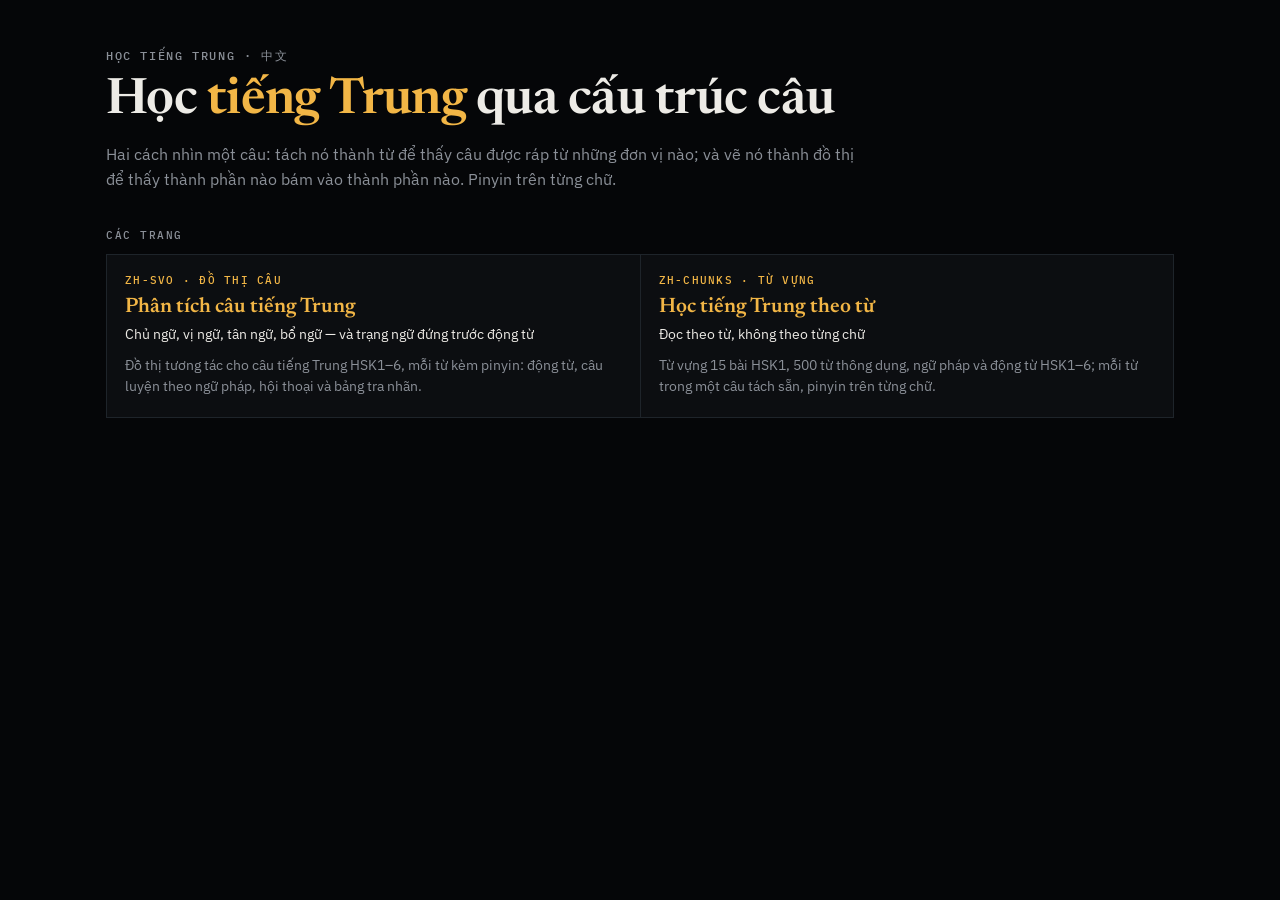
<file: src/index.html>
<!doctype html>
<html lang="vi">
<head>
<meta charset="utf-8">
<meta name="viewport" content="width=device-width, initial-scale=1">
<title>Học tiếng Trung</title>
<link rel="stylesheet" href="https://fonts.googleapis.com/css2?family=IBM+Plex+Mono:wght@400;500&family=IBM+Plex+Sans:wght@400;500;600&family=Newsreader:opsz,wght@6..72,400;6..72,600&display=swap">
<style>
  /* Tông noir như các trang bên dưới, không đổi theo sáng/tối của máy. */
  :root{
    --bg:#050608; --panel:#0C0E11; --panel2:#161B20; --ink:#EDEBE6; --muted:#8B9098; --line:#1E242A;
    --zh:#F2B646;
  }
  *{box-sizing:border-box}
  body{margin:0; background:var(--bg); color:var(--ink);
    font:15px/1.55 "IBM Plex Sans", system-ui, -apple-system, "Segoe UI", sans-serif; -webkit-font-smoothing:antialiased}
  .wrap{max-width:1100px; margin:0 auto; padding:48px 16px 64px}
  .eyebrow{margin:0 0 10px; color:var(--muted); font:500 11.5px "IBM Plex Mono", monospace; letter-spacing:.14em; text-transform:uppercase}
  h1{margin:0 0 14px; font:600 clamp(30px, 5vw, 50px)/1.08 "Newsreader", Georgia, serif; letter-spacing:-.015em}
  h1 em{font-style:normal; color:var(--k)}
  .lede{margin:0 0 36px; max-width:760px; color:var(--muted); font-size:16px}
  h2{margin:36px 0 12px; font:500 11px "IBM Plex Mono", monospace; letter-spacing:.14em; text-transform:uppercase; color:var(--muted)}
  .grid{display:grid; grid-template-columns:repeat(auto-fit, minmax(260px, 1fr)); gap:1px; background:var(--line); border:1px solid var(--line)}
  a.card{display:block; padding:18px 18px 20px; background:var(--panel); color:inherit; text-decoration:none; transition:background .12s}
  a.card:hover{background:var(--panel2)}
  a.card:focus-visible{outline:2px solid var(--k); outline-offset:-2px}
  .zh{--k:var(--zh)}
  .card .n{display:block; margin-bottom:8px; color:var(--k); font:500 10.5px "IBM Plex Mono", monospace; letter-spacing:.12em; text-transform:uppercase}
  .card h3{margin:0 0 4px; font:600 21px/1.2 "Newsreader", Georgia, serif; color:var(--k)}
  .card .tag{margin:0 0 10px; color:var(--ink); font-size:13.5px}
  .card p{margin:0; color:var(--muted); font-size:13.5px}
</style>
</head>
<body>
<div class="wrap zh">
  <p class="eyebrow">Học tiếng Trung · <span lang="zh">中文</span></p>
  <h1>Học <em>tiếng Trung</em> qua cấu trúc câu</h1>
  <p class="lede">Hai cách nhìn một câu: tách nó thành từ để thấy câu được ráp từ những đơn vị nào; và vẽ nó thành đồ thị để thấy thành phần nào bám vào thành phần nào. Pinyin trên từng chữ.</p>

  <h2>Các trang</h2>
  <div class="grid">
    <a class="card zh" href="zh-svo/index.html">
      <span class="n">zh-svo · đồ thị câu</span>
      <h3>Phân tích câu tiếng Trung</h3>
      <p class="tag">Chủ ngữ, vị ngữ, tân ngữ, bổ ngữ — và trạng ngữ đứng trước động từ</p>
      <p>Đồ thị tương tác cho câu tiếng Trung HSK1–6, mỗi từ kèm pinyin: động từ, câu luyện theo ngữ pháp, hội thoại và bảng tra nhãn.</p>
    </a>
    <a class="card zh" href="zh-chunks/index.html">
      <span class="n">zh-chunks · từ vựng</span>
      <h3>Học tiếng Trung theo từ</h3>
      <p class="tag">Đọc theo từ, không theo từng chữ</p>
      <p>Từ vựng 15 bài HSK1, 500 từ thông dụng, ngữ pháp và động từ HSK1–6; mỗi từ trong một câu tách sẵn, pinyin trên từng chữ.</p>
    </a>
  </div>

</div>
</body>
</html>
</file>
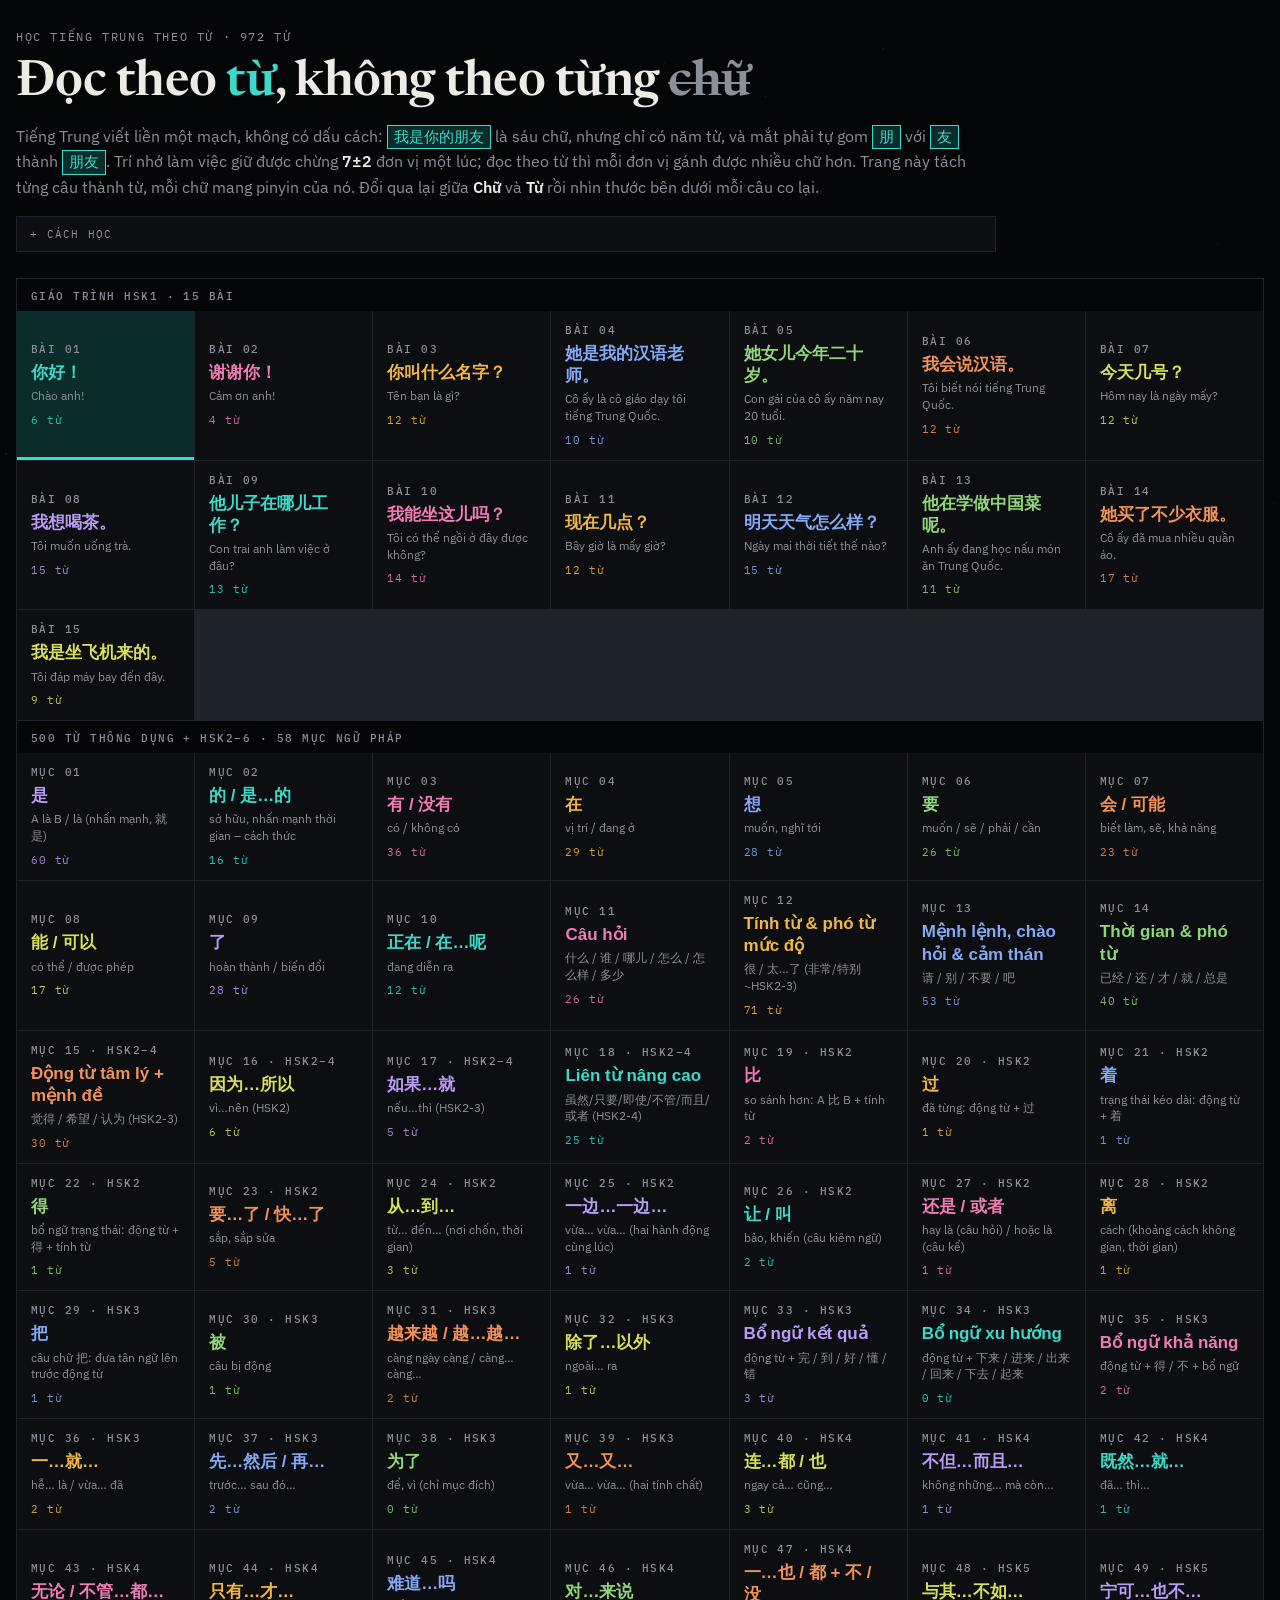
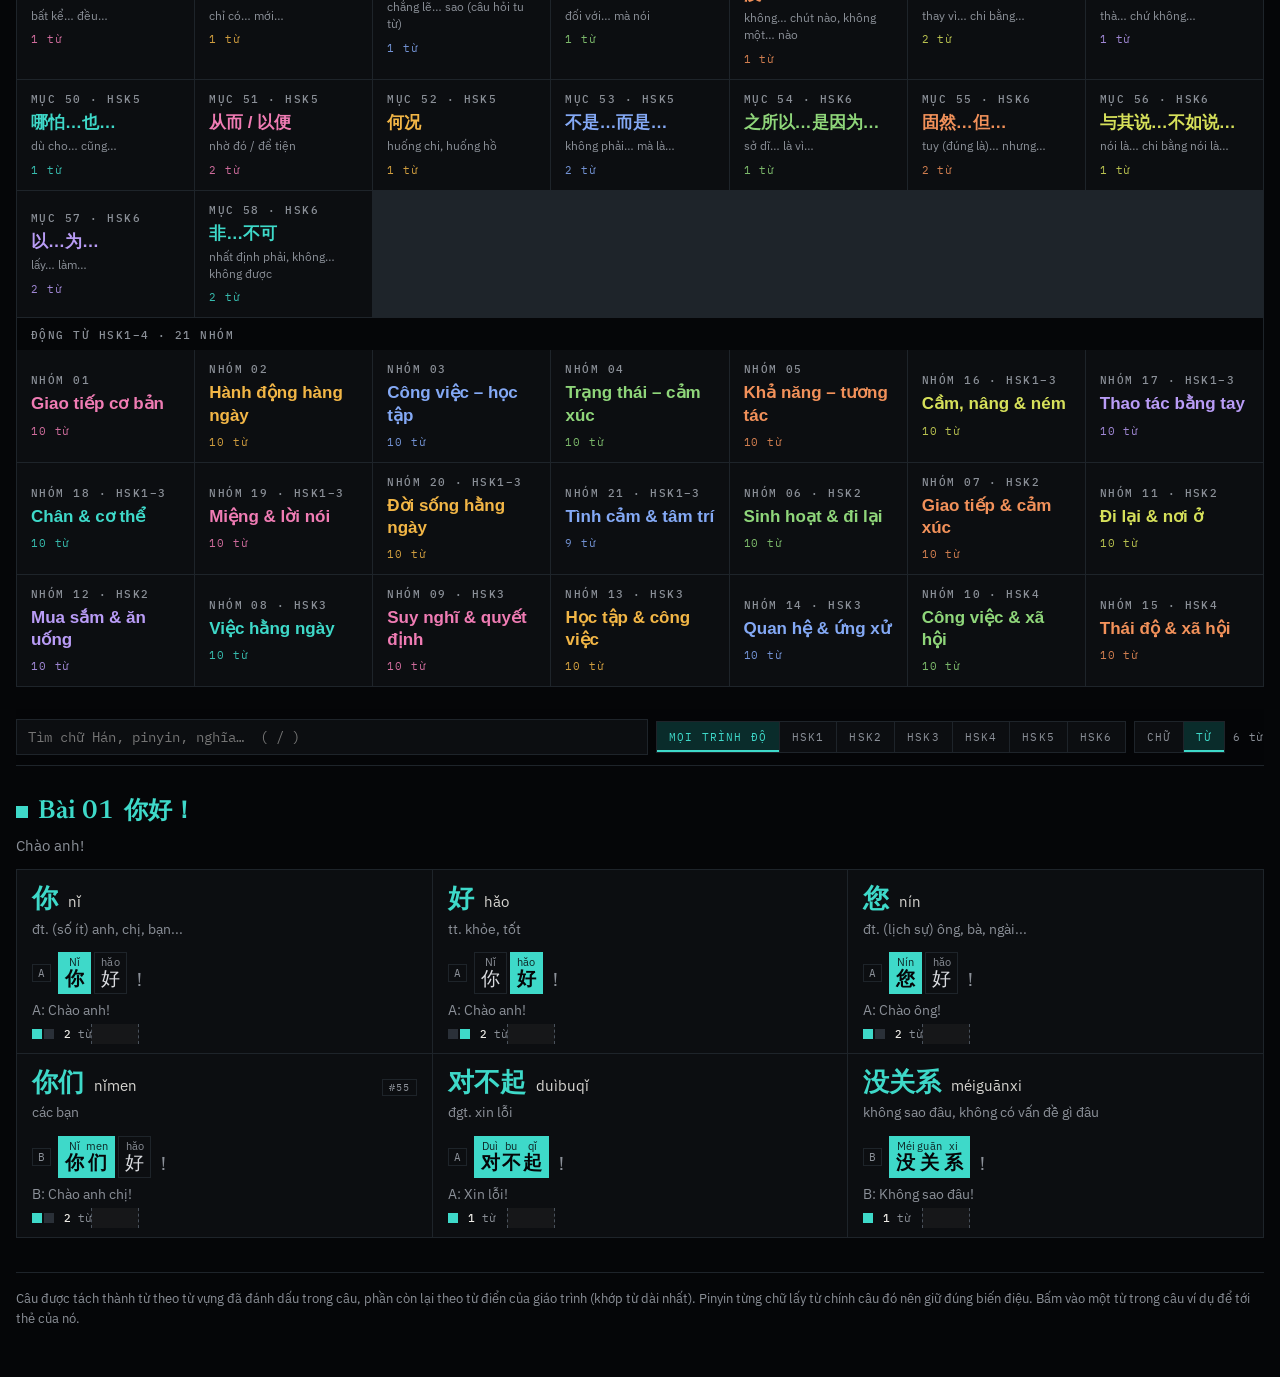
<file: src/zh-chunks/index.html>
<!doctype html>
<html lang="vi">
<head>
<meta charset="utf-8">
<meta name="viewport" content="width=device-width, initial-scale=1">
<title>Học tiếng Trung theo từ</title>
<link rel="stylesheet" href="https://fonts.googleapis.com/css2?family=IBM+Plex+Mono:wght@400;500&family=IBM+Plex+Sans:wght@400;500;600&family=Newsreader:ital,opsz,wght@0,6..72,400;0,6..72,600;1,6..72,400&display=swap">
<link rel="stylesheet" href="style.css">
</head>
<body>

<canvas id="field" aria-hidden="true"></canvas>

<div class="wrap">
  <header>
    <p class="eyebrow">Học tiếng Trung theo từ · <span id="nwords">…</span> từ</p>
    <h1>Đọc theo <em>từ</em>, không theo từng <i>chữ</i></h1>
    <p class="lede">Tiếng Trung viết liền một mạch, không có dấu cách: <span class="ex" lang="zh">我是你的朋友</span>
      là sáu chữ, nhưng chỉ có năm từ, và mắt phải tự gom <span class="ex" lang="zh">朋</span> với
      <span class="ex" lang="zh">友</span> thành <span class="ex" lang="zh">朋友</span>. Trí nhớ làm việc giữ được chừng
      <strong>7±2</strong> đơn vị một lúc; đọc theo từ thì mỗi đơn vị gánh được nhiều chữ hơn. Trang này tách từng câu
      thành từ, mỗi chữ mang pinyin của nó. Đổi qua lại giữa <b>Chữ</b> và <b>Từ</b> rồi nhìn thước bên dưới mỗi câu
      co lại.</p>
    <details class="howto">
      <summary>Cách học</summary>
      <ul>
        <li>Người mới bắt đầu đi theo <strong>15 bài</strong> của giáo trình; từ trong mỗi bài đi kèm câu hội thoại của chính bài đó.</li>
        <li><strong>500 từ thông dụng</strong> xếp theo 18 mục ngữ pháp: mỗi từ đứng trong một câu luyện của mục mà nó xuất hiện lần đầu.
          Mục 15–18 là phần mở rộng chung HSK2–4; từ mục 19 là các điểm ngữ pháp HSK2 tới HSK6, học xong HSK1 rồi hẵng mở.</li>
        <li><strong>Động từ</strong>: 50 động từ cơ bản HSK1 chia 5 nhóm theo công dụng, thêm hàng trăm câu với động từ thông dụng HSK2–4;
          mỗi động từ đi kèm câu đặt sẵn của chính nó.</li>
        <li>Pinyin trên đầu chữ đã biến điệu đúng như khi đọc: <span lang="zh">不是</span> đọc <em>bú shì</em>,
          <span lang="zh">一个</span> đọc <em>yí gè</em>.</li>
        <li>Đọc to cả câu, rồi che pinyin đi đọc lại; nghĩa tiếng Việt chỉ để kiểm tra mình hiểu đúng.</li>
      </ul>
    </details>
  </header>


  <nav class="hub" id="hub" aria-label="Các nhóm từ"></nav>

  <div class="controls" id="controls">
    <input id="q" type="search" placeholder="Tìm chữ Hán, pinyin, nghĩa…  ( / )" autocomplete="off">
    <div class="seg" id="levels" role="group" aria-label="Trình độ">
      <button type="button" data-level="all">Mọi trình độ</button>
      <button type="button" data-level="HSK1">HSK1</button>
      <button type="button" data-level="HSK2">HSK2</button>
      <button type="button" data-level="HSK3">HSK3</button>
      <button type="button" data-level="HSK4">HSK4</button>
      <button type="button" data-level="HSK5">HSK5</button>
      <button type="button" data-level="HSK6">HSK6</button>
    </div>
    <div class="seg" id="mode" role="group" aria-label="Cách nhìn câu">
      <button type="button" data-mode="chars">Chữ</button>
      <button type="button" data-mode="words">Từ</button>
    </div>
    <span class="stat" id="stat"></span>
  </div>

  <div id="list"></div>

  <footer>
    Câu được tách thành từ theo từ vựng đã đánh dấu trong câu, phần còn lại theo từ điển của giáo trình (khớp từ dài nhất).
    Pinyin từng chữ lấy từ chính câu đó nên giữ đúng biến điệu. Bấm vào một từ trong câu ví dụ để tới thẻ của nó.
  </footer>
</div>

<script src="field.js"></script>
<script src="../hanyu/hanyu.js"></script>
<script>
  // Dựng dữ liệu từ giáo trình rồi mới nạp app.js (app.js đọc window.ZH_DATA ngay lúc chạy).
  Hanyu.load("../hanyu/").then(d => {
    // Chỉ đưa những gì trang dùng: từ điển rút gọn [pinyin từng âm tiết, nghĩa, STT trong 500 từ].
    const dict = {};
    for (const w in d.dict) { const e = d.dict[w]; dict[w] = [e.ps ?? "", e.vi ?? "", e.n ?? 0]; }
    const groups = d.groups.filter(g => ["lesson", "practice", "verbs"].includes(g.kind));
    document.getElementById("nwords").textContent = groups.reduce((a, g) => a + g.words.length, 0);
    window.ZH_DATA = {groups, sents: d.sents, dict, charPy: d.charPy};
    const s = document.createElement("script");
    s.src = "app.js";
    document.body.appendChild(s);
  }).catch(err => {
    const p = document.createElement("p");
    p.className = "empty";
    p.textContent = "Không đọc được dữ liệu: " + (err && err.message || err);
    for (const id of ["hub", "controls", "list"]) document.getElementById(id)?.remove();
    document.querySelector("header").after(p);
    console.error(err);
  });
</script>
</body>
</html>
</file>
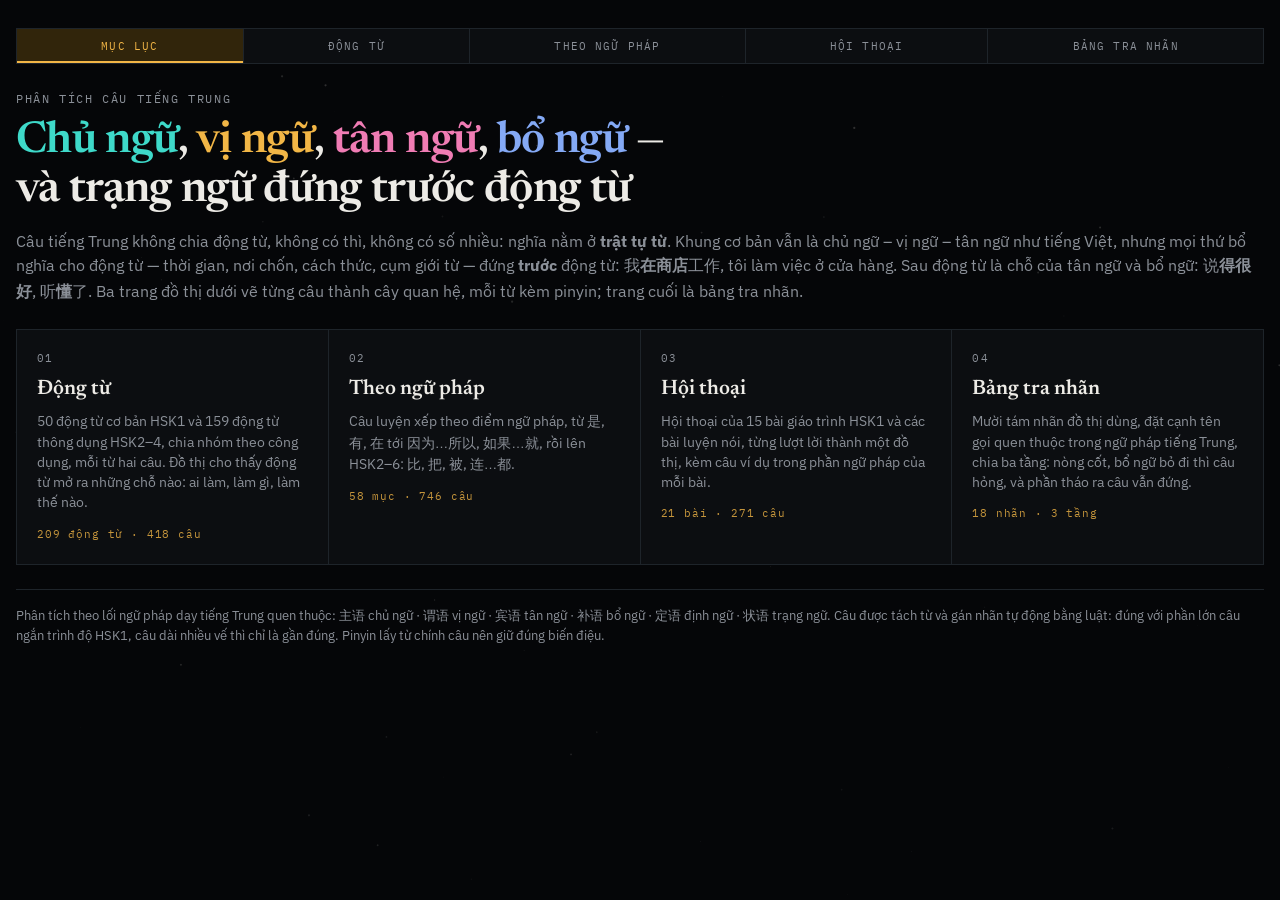
<file: src/zh-svo/index.html>
<!doctype html>
<html lang="vi">
<head>
<meta charset="utf-8">
<meta name="viewport" content="width=device-width, initial-scale=1">
<title>Phân tích câu tiếng Trung</title>
<link rel="stylesheet" href="https://fonts.googleapis.com/css2?family=IBM+Plex+Mono:wght@400;500&family=IBM+Plex+Sans:wght@400;500;600&family=Newsreader:opsz,wght@6..72,400;6..72,600&display=swap">
<link rel="stylesheet" href="style.css">
</head>
<body>

<canvas id="field" aria-hidden="true"></canvas>

<div class="wrap">
  <nav class="pagenav" aria-label="Các trang">
    <a href="index.html" aria-current="page">Mục lục</a>
    <a href="verbs.html">Động từ</a>
    <a href="grammar.html">Theo ngữ pháp</a>
    <a href="dialogue.html">Hội thoại</a>
    <a href="reference.html">Bảng tra nhãn</a>
  </nav>
  <header>
    <p class="eyebrow">Phân tích câu tiếng Trung</p>
    <h1><em>Chủ ngữ</em>, <i>vị ngữ</i>, <b>tân ngữ</b>, <u>bổ ngữ</u> — và trạng ngữ đứng trước động từ</h1>
    <p class="lede">Câu tiếng Trung không chia động từ, không có thì, không có số nhiều: nghĩa nằm ở <strong>trật tự từ</strong>.
      Khung cơ bản vẫn là chủ ngữ – vị ngữ – tân ngữ như tiếng Việt, nhưng mọi thứ bổ nghĩa cho động từ — thời gian,
      nơi chốn, cách thức, cụm giới từ — đứng <strong>trước</strong> động từ: <span lang="zh">我<b>在商店</b>工作</span>,
      tôi làm việc ở cửa hàng. Sau động từ là chỗ của tân ngữ và bổ ngữ: <span lang="zh">说<b>得很好</b></span>,
      <span lang="zh">听<b>懂</b>了</span>. Ba trang đồ thị dưới vẽ từng câu thành cây quan hệ, mỗi từ kèm pinyin;
      trang cuối là bảng tra nhãn.</p>
  </header>

  <div class="hub">
    <a href="verbs.html">
      <span class="n">01</span>
      <h2>Động từ</h2>
      <p>50 động từ cơ bản HSK1 và <span data-stat="verbs" data-minus="50">…</span> động từ thông dụng HSK2–4, chia nhóm theo công dụng, mỗi từ hai câu. Đồ thị cho thấy động từ mở ra những chỗ nào: ai làm, làm gì, làm thế nào.</p>
      <span class="cnt"><span data-stat="verbs">…</span> động từ · <span data-stat="verbSents">…</span> câu</span>
    </a>
    <a href="grammar.html">
      <span class="n">02</span>
      <h2>Theo ngữ pháp</h2>
      <p>Câu luyện xếp theo điểm ngữ pháp, từ <span lang="zh">是</span>, <span lang="zh">有</span>, <span lang="zh">在</span> tới <span lang="zh">因为…所以</span>, <span lang="zh">如果…就</span>, rồi lên HSK2–6: <span lang="zh">比</span>, <span lang="zh">把</span>, <span lang="zh">被</span>, <span lang="zh">连…都</span>.</p>
      <span class="cnt"><span data-stat="grammar">…</span> mục · <span data-stat="grammarSents">…</span> câu</span>
    </a>
    <a href="dialogue.html">
      <span class="n">03</span>
      <h2>Hội thoại</h2>
      <p>Hội thoại của 15 bài giáo trình HSK1 và các bài luyện nói, từng lượt lời thành một đồ thị, kèm câu ví dụ trong phần ngữ pháp của mỗi bài.</p>
      <span class="cnt"><span data-stat="dialogue">…</span> bài · <span data-stat="dialogueSents">…</span> câu</span>
    </a>
    <a href="reference.html">
      <span class="n">04</span>
      <h2>Bảng tra nhãn</h2>
      <p>Mười tám nhãn đồ thị dùng, đặt cạnh tên gọi quen thuộc trong ngữ pháp tiếng Trung, chia ba tầng: nòng cốt, bổ ngữ bỏ đi thì câu hỏng, và phần tháo ra câu vẫn đứng.</p>
      <span class="cnt">18 nhãn · 3 tầng</span>
    </a>
  </div>
  <footer>
    Phân tích theo lối ngữ pháp dạy tiếng Trung quen thuộc: <span lang="zh">主语</span> chủ ngữ ·
    <span lang="zh">谓语</span> vị ngữ · <span lang="zh">宾语</span> tân ngữ · <span lang="zh">补语</span> bổ ngữ ·
    <span lang="zh">定语</span> định ngữ · <span lang="zh">状语</span> trạng ngữ. Câu được tách từ và gán nhãn tự động
    bằng luật: đúng với phần lớn câu ngắn trình độ HSK1, câu dài nhiều vế thì chỉ là gần đúng. Pinyin lấy từ chính
    câu nên giữ đúng biến điệu.
  </footer>
</div>

<script src="field.js"></script>
<script src="../hanyu/hanyu.js"></script>
<script src="../hanyu/hanyu-syntax.js"></script>
<script src="data.js"></script>
<script>ZhSvo.boot(null);</script>
</body>
</html>
</file>
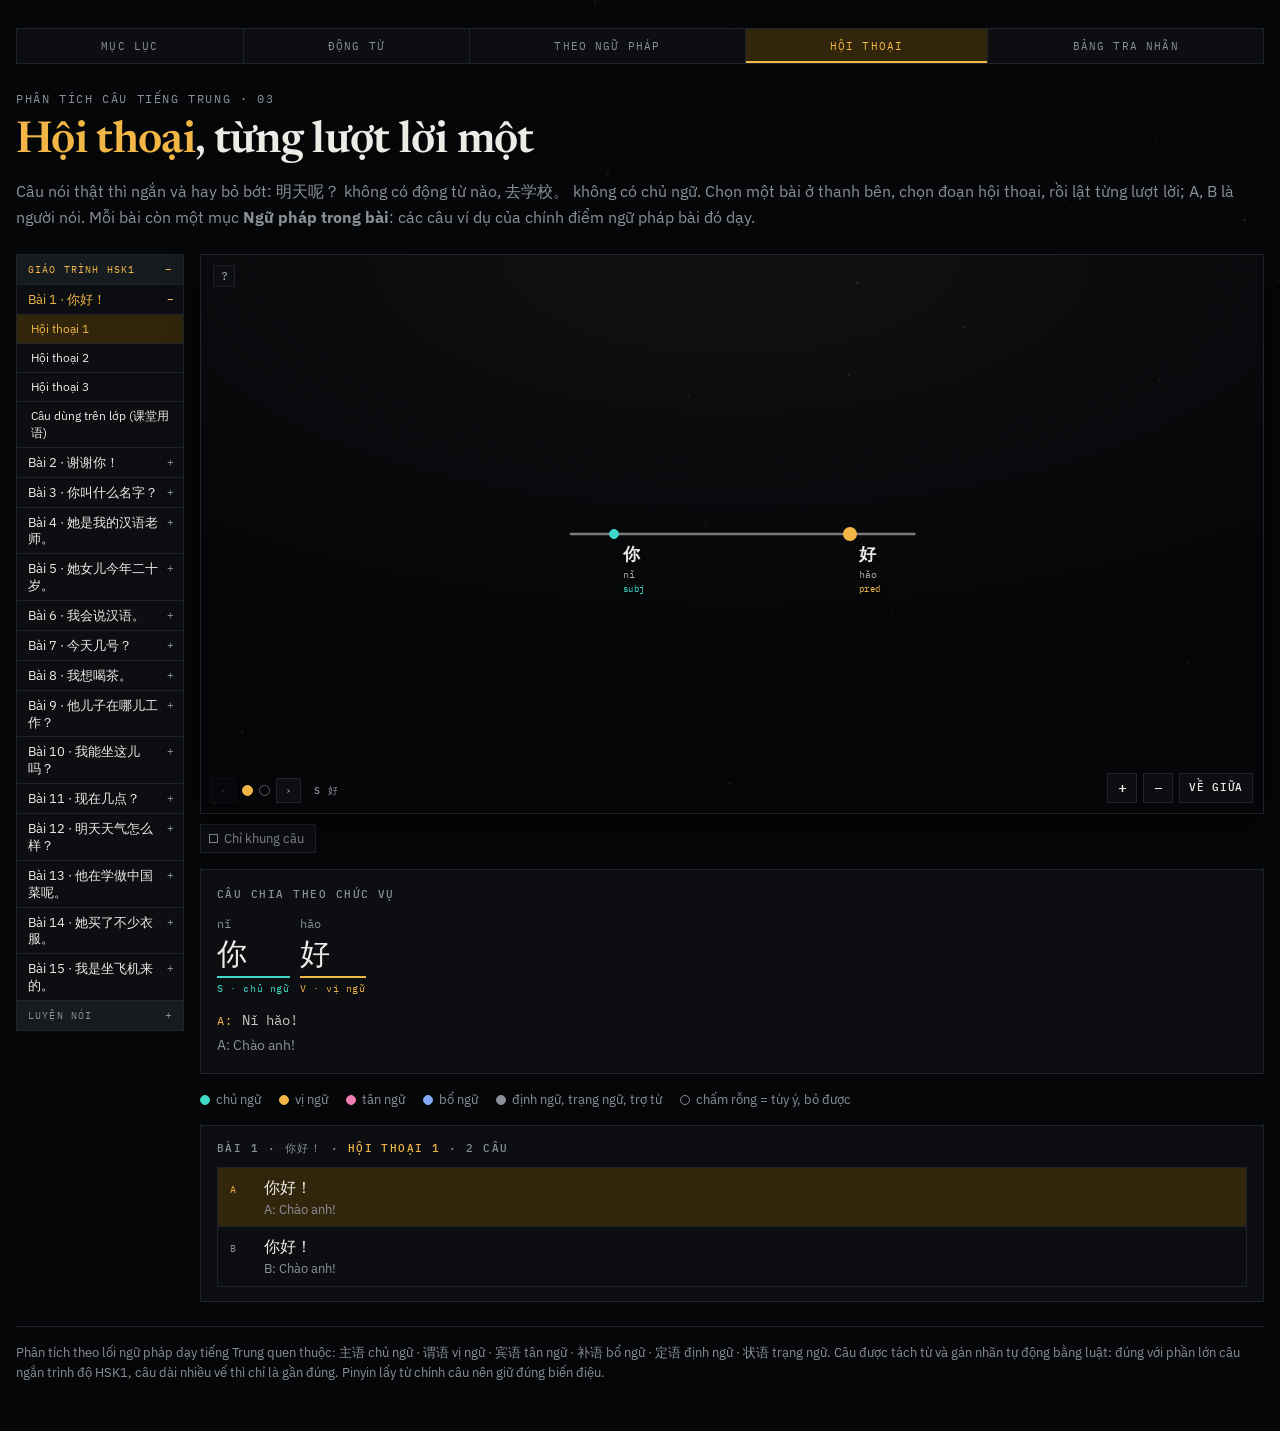
<file: src/zh-svo/dialogue.html>
<!doctype html>
<html lang="vi">
<head>
<meta charset="utf-8">
<meta name="viewport" content="width=device-width, initial-scale=1">
<title>Hội thoại</title>
<link rel="stylesheet" href="https://fonts.googleapis.com/css2?family=IBM+Plex+Mono:wght@400;500&family=IBM+Plex+Sans:wght@400;500;600&family=Newsreader:opsz,wght@6..72,400;6..72,600&display=swap">
<link rel="stylesheet" href="style.css">
</head>
<body>

<canvas id="field" aria-hidden="true"></canvas>

<div class="wrap">
  <nav class="pagenav" aria-label="Các trang">
    <a href="index.html">Mục lục</a>
    <a href="verbs.html">Động từ</a>
    <a href="grammar.html">Theo ngữ pháp</a>
    <a href="dialogue.html" aria-current="page">Hội thoại</a>
    <a href="reference.html">Bảng tra nhãn</a>
  </nav>
  <header>
    <p class="eyebrow">Phân tích câu tiếng Trung · 03</p>
    <h1><i>Hội thoại</i>, từng lượt lời một</h1>
    <p class="lede">Câu nói thật thì ngắn và hay bỏ bớt: <span lang="zh">明天呢？</span> không có động từ nào,
      <span lang="zh">去学校。</span> không có chủ ngữ. Chọn một bài ở thanh bên, chọn đoạn hội thoại, rồi lật từng
      lượt lời; A, B là người nói. Mỗi bài còn một mục <strong>Ngữ pháp trong bài</strong>: các câu ví dụ của chính
      điểm ngữ pháp bài đó dạy.</p>
  </header>

  <div class="board">
    <nav class="verbs" id="chips" role="tablist" aria-label="Chọn câu"></nav>

    <div class="mid">
      <div class="stage-shell">
        <div id="stage">
          <svg id="wires" aria-hidden="true"></svg>
          <button class="helpbtn" id="helpbtn" type="button" aria-expanded="false" aria-controls="axes" title="Chú dẫn cách đọc đồ thị">?</button>
          <div class="axes" id="axes" hidden>
            <span><b>━</b> sống cá: chủ ngữ · động từ · tân ngữ / bổ ngữ</span>
            <span><b>╱</b> xương phụ mọc từ chính từ mà nó bổ sung, cùng một góc</span>
            <span><b>┄</b> nét đứt: thành phần tùy ý</span>
            <span class="hint">bấm từ để xem chi tiết · kéo để dời · lăn chuột để phóng</span>
          </div>
          <div class="ctrls">
            <button class="ctrl" id="zin" title="Phóng to" aria-label="Phóng to">+</button>
            <button class="ctrl" id="zout" title="Thu nhỏ" aria-label="Thu nhỏ">−</button>
            <button class="ctrl wide" id="reset">Về giữa</button>
          </div>
          <div class="pager" id="pager" hidden></div>
        </div>
        <aside class="panel" id="panel" hidden>
          <h2 id="panel-title">Chi tiết</h2>
          <div id="panel-body"></div>
        </aside>
      </div>

      <div class="toggles">
        <label class="toggle" title="Chỉ giữ chủ ngữ, vị ngữ, tân ngữ và các bổ ngữ; ẩn định ngữ, trạng ngữ"><input type="checkbox" id="t-core"> Chỉ khung câu</label>
      </div>

      <div class="ribbon">
        <h2>Câu chia theo chức vụ</h2>
        <div class="rib-line" id="ribbon"></div>
        <div class="sline"><span class="spk" id="spk" hidden></span><p class="spy" id="spy"></p></div>
        <p class="vi" id="vi"></p>
        <p class="snote" id="snote" hidden></p>
      </div>

      <div class="legend">
        <span><i class="sw s"></i> chủ ngữ</span>
        <span><i class="sw v"></i> vị ngữ</span>
        <span><i class="sw o"></i> tân ngữ</span>
        <span><i class="sw c"></i> bổ ngữ</span>
        <span><i class="sw m"></i> định ngữ, trạng ngữ, trợ từ</span>
        <span><i class="sw dash"></i> chấm rỗng = tùy ý, bỏ được</span>
      </div>

      <div class="exbar" id="exbar" hidden>
        <h2 id="exbar-t"></h2>
        <div class="exrows" id="exrows"></div>
      </div>
    </div>
  </div>
  <footer>
    Phân tích theo lối ngữ pháp dạy tiếng Trung quen thuộc: <span lang="zh">主语</span> chủ ngữ ·
    <span lang="zh">谓语</span> vị ngữ · <span lang="zh">宾语</span> tân ngữ · <span lang="zh">补语</span> bổ ngữ ·
    <span lang="zh">定语</span> định ngữ · <span lang="zh">状语</span> trạng ngữ. Câu được tách từ và gán nhãn tự động
    bằng luật: đúng với phần lớn câu ngắn trình độ HSK1, câu dài nhiều vế thì chỉ là gần đúng. Pinyin lấy từ chính
    câu nên giữ đúng biến điệu.
  </footer>
</div>

<script src="field.js"></script>
<script src="../hanyu/hanyu.js"></script>
<script src="../hanyu/hanyu-syntax.js"></script>
<script src="data.js"></script>
<script>ZhSvo.boot(d => ({TOPICS: d.dialogue}));</script>
</body>
</html>
</file>
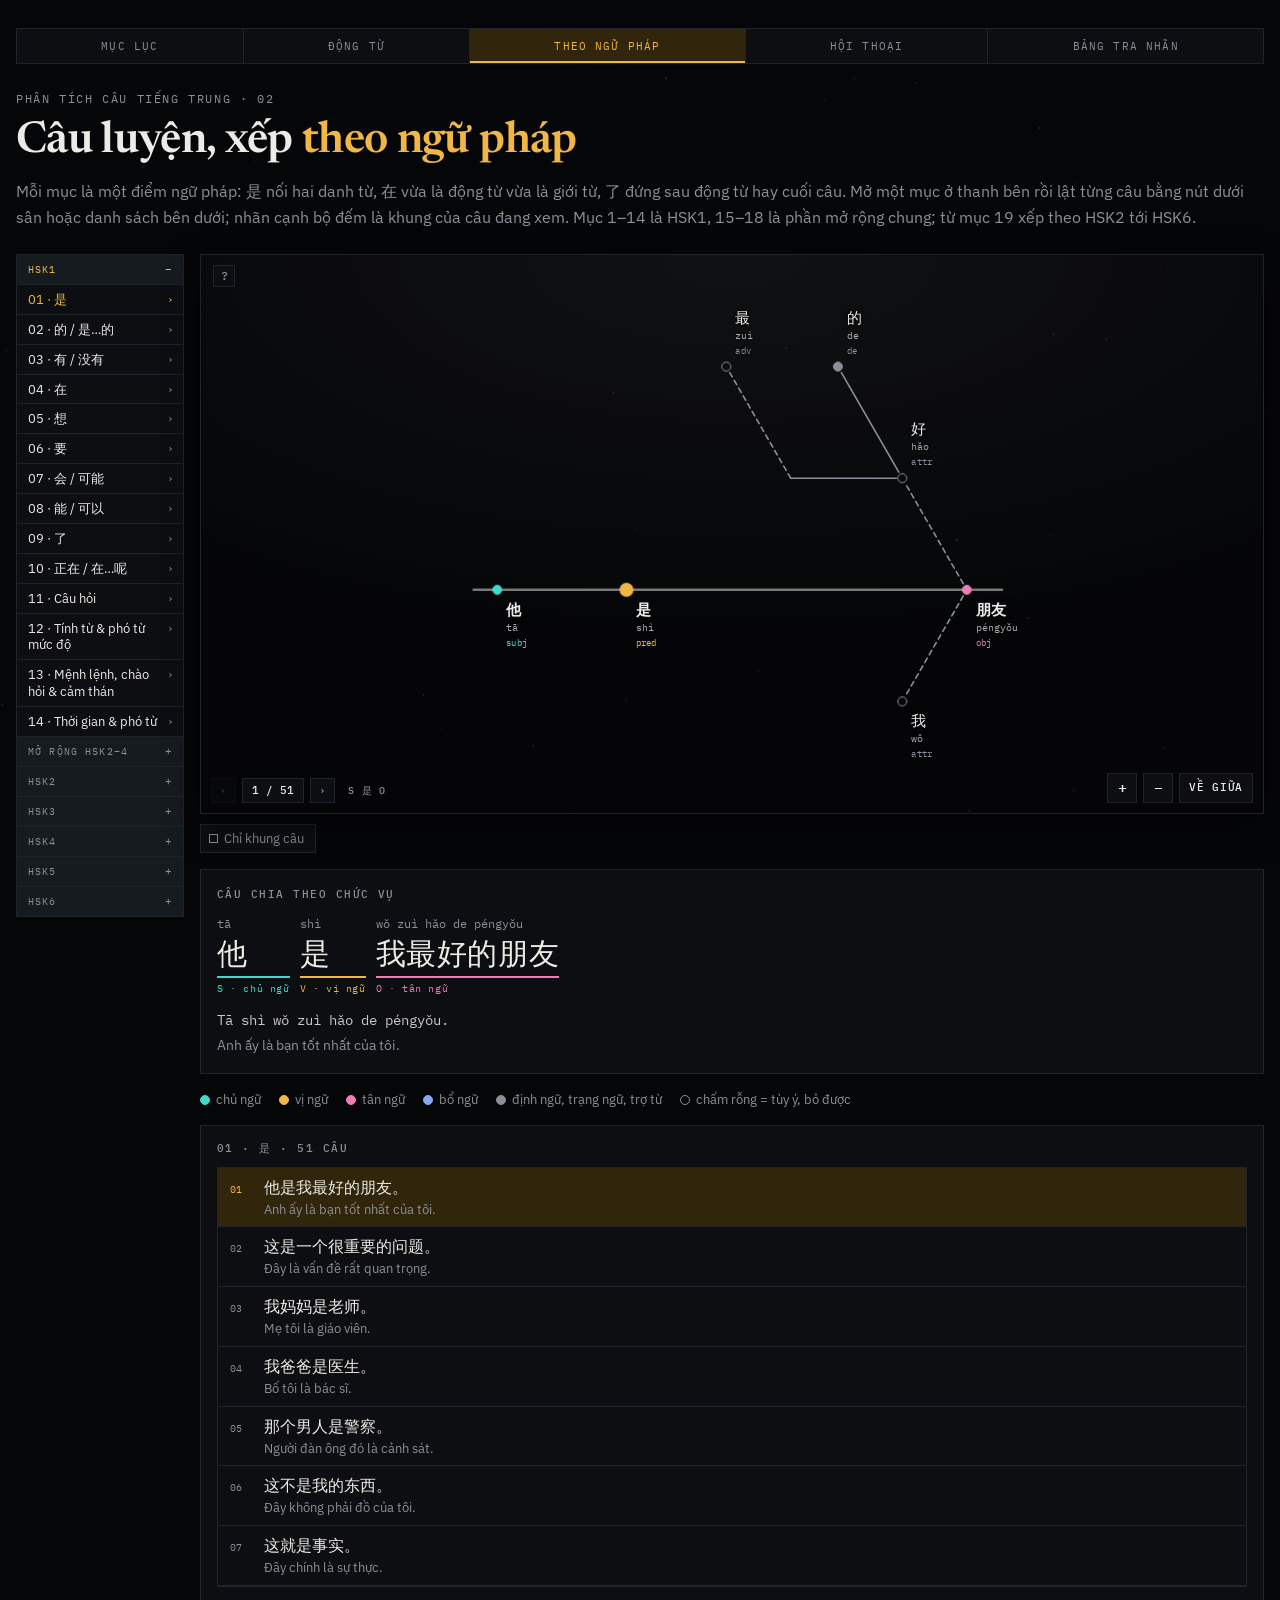
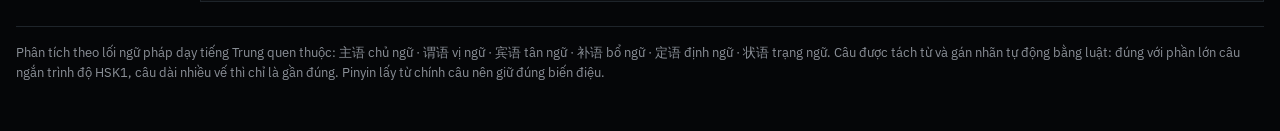
<file: src/zh-svo/grammar.html>
<!doctype html>
<html lang="vi">
<head>
<meta charset="utf-8">
<meta name="viewport" content="width=device-width, initial-scale=1">
<title>Theo ngữ pháp</title>
<link rel="stylesheet" href="https://fonts.googleapis.com/css2?family=IBM+Plex+Mono:wght@400;500&family=IBM+Plex+Sans:wght@400;500;600&family=Newsreader:opsz,wght@6..72,400;6..72,600&display=swap">
<link rel="stylesheet" href="style.css">
</head>
<body>

<canvas id="field" aria-hidden="true"></canvas>

<div class="wrap">
  <nav class="pagenav" aria-label="Các trang">
    <a href="index.html">Mục lục</a>
    <a href="verbs.html">Động từ</a>
    <a href="grammar.html" aria-current="page">Theo ngữ pháp</a>
    <a href="dialogue.html">Hội thoại</a>
    <a href="reference.html">Bảng tra nhãn</a>
  </nav>
  <header>
    <p class="eyebrow">Phân tích câu tiếng Trung · 02</p>
    <h1>Câu luyện, xếp <i>theo ngữ pháp</i></h1>
    <p class="lede">Mỗi mục là một điểm ngữ pháp: <span lang="zh">是</span> nối hai danh từ, <span lang="zh">在</span>
      vừa là động từ vừa là giới từ, <span lang="zh">了</span> đứng sau động từ hay cuối câu. Mở một mục ở thanh bên rồi
      lật từng câu bằng nút dưới sân hoặc danh sách bên dưới; nhãn cạnh bộ đếm là khung của câu đang xem.
      Mục 1–14 là HSK1, 15–18 là phần mở rộng chung; từ mục 19 xếp theo HSK2 tới HSK6.</p>
  </header>

  <div class="board">
    <nav class="verbs" id="chips" role="tablist" aria-label="Chọn câu"></nav>

    <div class="mid">
      <div class="stage-shell">
        <div id="stage">
          <svg id="wires" aria-hidden="true"></svg>
          <button class="helpbtn" id="helpbtn" type="button" aria-expanded="false" aria-controls="axes" title="Chú dẫn cách đọc đồ thị">?</button>
          <div class="axes" id="axes" hidden>
            <span><b>━</b> sống cá: chủ ngữ · động từ · tân ngữ / bổ ngữ</span>
            <span><b>╱</b> xương phụ mọc từ chính từ mà nó bổ sung, cùng một góc</span>
            <span><b>┄</b> nét đứt: thành phần tùy ý</span>
            <span class="hint">bấm từ để xem chi tiết · kéo để dời · lăn chuột để phóng</span>
          </div>
          <div class="ctrls">
            <button class="ctrl" id="zin" title="Phóng to" aria-label="Phóng to">+</button>
            <button class="ctrl" id="zout" title="Thu nhỏ" aria-label="Thu nhỏ">−</button>
            <button class="ctrl wide" id="reset">Về giữa</button>
          </div>
          <div class="pager" id="pager" hidden></div>
        </div>
        <aside class="panel" id="panel" hidden>
          <h2 id="panel-title">Chi tiết</h2>
          <div id="panel-body"></div>
        </aside>
      </div>

      <div class="toggles">
        <label class="toggle" title="Chỉ giữ chủ ngữ, vị ngữ, tân ngữ và các bổ ngữ; ẩn định ngữ, trạng ngữ"><input type="checkbox" id="t-core"> Chỉ khung câu</label>
      </div>

      <div class="ribbon">
        <h2>Câu chia theo chức vụ</h2>
        <div class="rib-line" id="ribbon"></div>
        <div class="sline"><span class="spk" id="spk" hidden></span><p class="spy" id="spy"></p></div>
        <p class="vi" id="vi"></p>
        <p class="snote" id="snote" hidden></p>
      </div>

      <div class="legend">
        <span><i class="sw s"></i> chủ ngữ</span>
        <span><i class="sw v"></i> vị ngữ</span>
        <span><i class="sw o"></i> tân ngữ</span>
        <span><i class="sw c"></i> bổ ngữ</span>
        <span><i class="sw m"></i> định ngữ, trạng ngữ, trợ từ</span>
        <span><i class="sw dash"></i> chấm rỗng = tùy ý, bỏ được</span>
      </div>

      <div class="exbar" id="exbar" hidden>
        <h2 id="exbar-t"></h2>
        <div class="exrows" id="exrows"></div>
      </div>
    </div>
  </div>
  <footer>
    Phân tích theo lối ngữ pháp dạy tiếng Trung quen thuộc: <span lang="zh">主语</span> chủ ngữ ·
    <span lang="zh">谓语</span> vị ngữ · <span lang="zh">宾语</span> tân ngữ · <span lang="zh">补语</span> bổ ngữ ·
    <span lang="zh">定语</span> định ngữ · <span lang="zh">状语</span> trạng ngữ. Câu được tách từ và gán nhãn tự động
    bằng luật: đúng với phần lớn câu ngắn trình độ HSK1, câu dài nhiều vế thì chỉ là gần đúng. Pinyin lấy từ chính
    câu nên giữ đúng biến điệu.
  </footer>
</div>

<script src="field.js"></script>
<script src="../hanyu/hanyu.js"></script>
<script src="../hanyu/hanyu-syntax.js"></script>
<script src="data.js"></script>
<script>ZhSvo.boot(d => ({TOPICS: d.grammar}));</script>
</body>
</html>
</file>
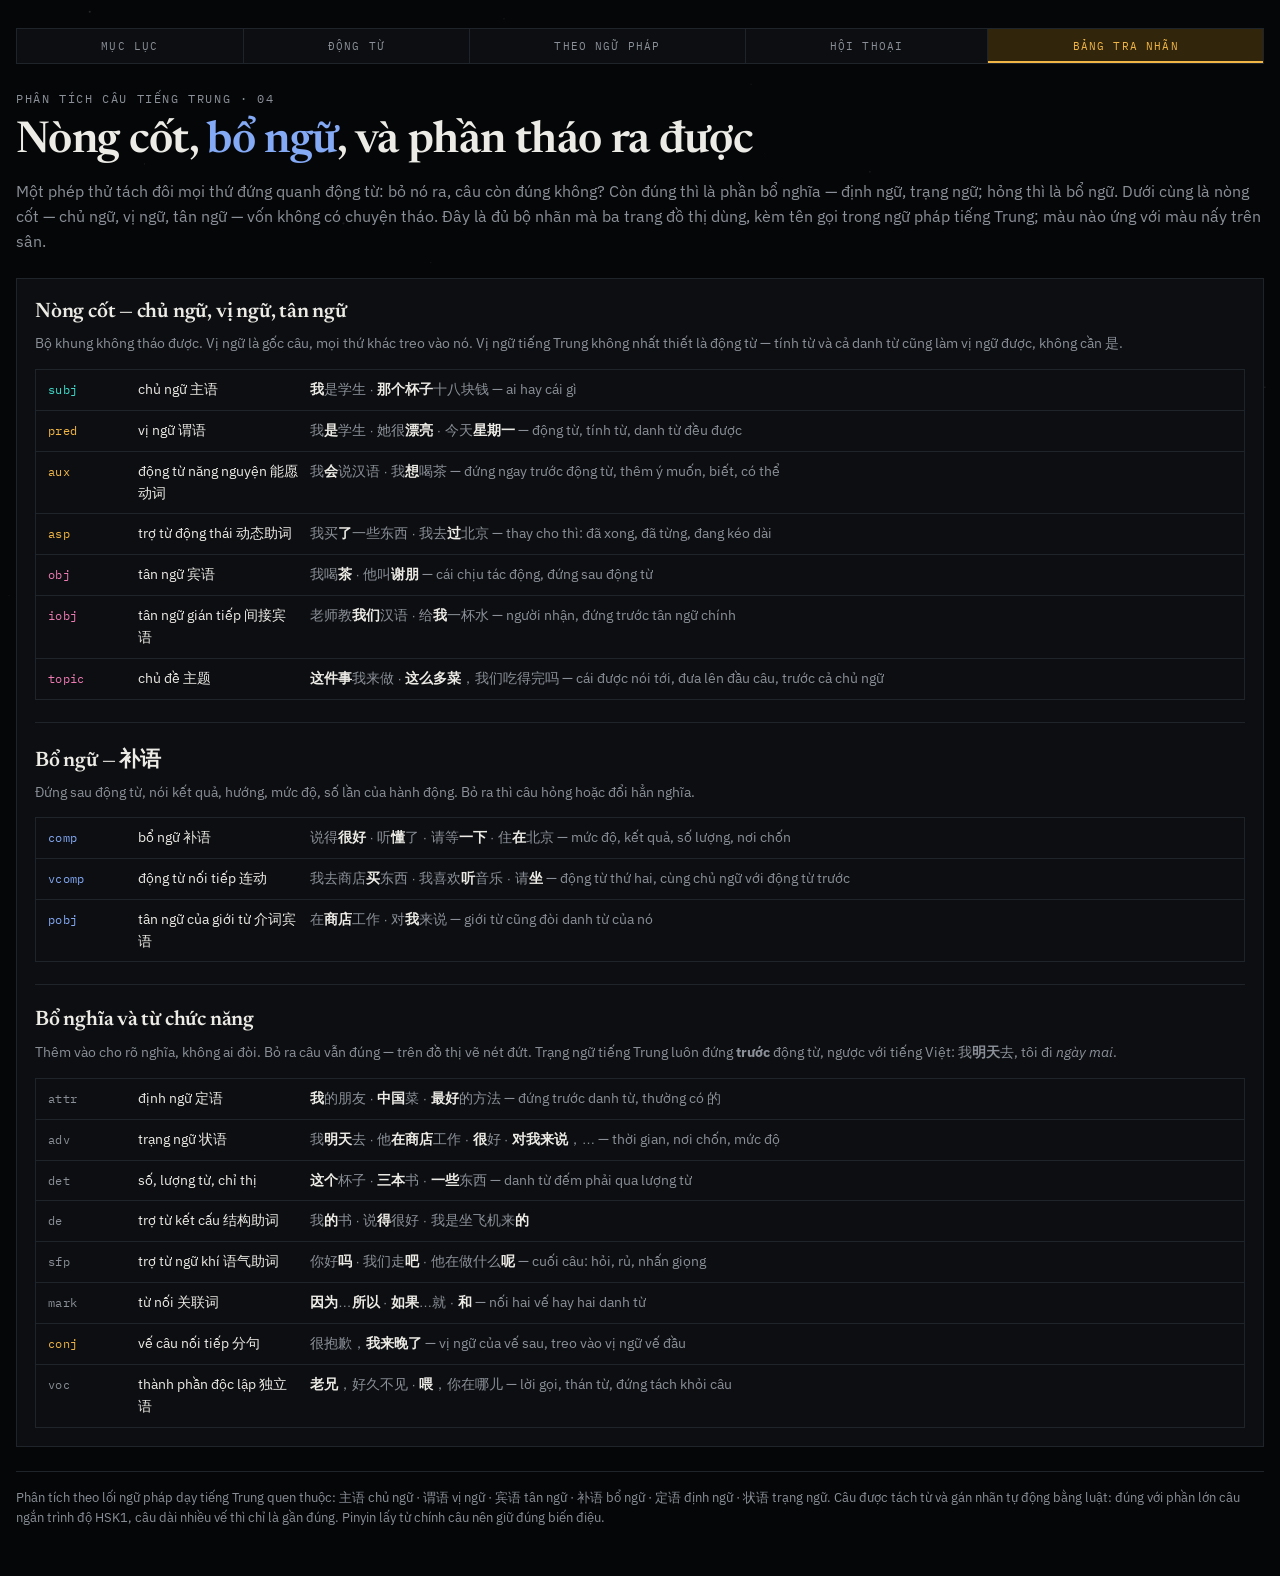
<file: src/zh-svo/reference.html>
<!doctype html>
<html lang="vi">
<head>
<meta charset="utf-8">
<meta name="viewport" content="width=device-width, initial-scale=1">
<title>Bảng tra nhãn</title>
<link rel="stylesheet" href="https://fonts.googleapis.com/css2?family=IBM+Plex+Mono:wght@400;500&family=IBM+Plex+Sans:wght@400;500;600&family=Newsreader:opsz,wght@6..72,400;6..72,600&display=swap">
<link rel="stylesheet" href="style.css">
</head>
<body>

<canvas id="field" aria-hidden="true"></canvas>

<div class="wrap">
  <nav class="pagenav" aria-label="Các trang">
    <a href="index.html">Mục lục</a>
    <a href="verbs.html">Động từ</a>
    <a href="grammar.html">Theo ngữ pháp</a>
    <a href="dialogue.html">Hội thoại</a>
    <a href="reference.html" aria-current="page">Bảng tra nhãn</a>
  </nav>
  <header>
    <p class="eyebrow">Phân tích câu tiếng Trung · 04</p>
    <h1>Nòng cốt, <u>bổ ngữ</u>, và phần tháo ra được</h1>
    <p class="lede">Một phép thử tách đôi mọi thứ đứng quanh động từ: bỏ nó ra, câu còn đúng không? Còn đúng thì là
      phần bổ nghĩa — định ngữ, trạng ngữ; hỏng thì là bổ ngữ. Dưới cùng là nòng cốt — chủ ngữ, vị ngữ, tân ngữ — vốn
      không có chuyện tháo. Đây là đủ bộ nhãn mà ba trang đồ thị dùng, kèm tên gọi trong ngữ pháp tiếng Trung; màu nào
      ứng với màu nấy trên sân.</p>
  </header>

  <section class="ref">
    <div class="ref-group">
      <h3>Nòng cốt — chủ ngữ, vị ngữ, tân ngữ</h3>
      <p class="sub">Bộ khung không tháo được. Vị ngữ là gốc câu, mọi thứ khác treo vào nó. Vị ngữ
        tiếng Trung không nhất thiết là động từ — tính từ và cả danh từ cũng làm vị ngữ được, không cần <span lang="zh">是</span>.</p>
      <div class="rows">
        <div class="row k-s"><span class="tag">subj</span><span>chủ ngữ <span lang="zh">主语</span></span>
          <span class="ex"><span lang="zh"><b>我</b>是学生 · <b>那个杯子</b>十八块钱</span> — ai hay cái gì</span></div>
        <div class="row k-v"><span class="tag">pred</span><span>vị ngữ <span lang="zh">谓语</span></span>
          <span class="ex"><span lang="zh">我<b>是</b>学生 · 她很<b>漂亮</b> · 今天<b>星期一</b></span> — động từ, tính từ, danh từ đều được</span></div>
        <div class="row k-v"><span class="tag">aux</span><span>động từ năng nguyện <span lang="zh">能愿动词</span></span>
          <span class="ex"><span lang="zh">我<b>会</b>说汉语 · 我<b>想</b>喝茶</span> — đứng ngay trước động từ, thêm ý muốn, biết, có thể</span></div>
        <div class="row k-v"><span class="tag">asp</span><span>trợ từ động thái <span lang="zh">动态助词</span></span>
          <span class="ex"><span lang="zh">我买<b>了</b>一些东西 · 我去<b>过</b>北京</span> — thay cho thì: đã xong, đã từng, đang kéo dài</span></div>
        <div class="row k-o"><span class="tag">obj</span><span>tân ngữ <span lang="zh">宾语</span></span>
          <span class="ex"><span lang="zh">我喝<b>茶</b> · 他叫<b>谢朋</b></span> — cái chịu tác động, đứng sau động từ</span></div>
        <div class="row k-o"><span class="tag">iobj</span><span>tân ngữ gián tiếp <span lang="zh">间接宾语</span></span>
          <span class="ex"><span lang="zh">老师教<b>我们</b>汉语 · 给<b>我</b>一杯水</span> — người nhận, đứng trước tân ngữ chính</span></div>
        <div class="row k-o"><span class="tag">topic</span><span>chủ đề <span lang="zh">主题</span></span>
          <span class="ex"><span lang="zh"><b>这件事</b>我来做 · <b>这么多菜</b>，我们吃得完吗</span> — cái được nói tới, đưa lên đầu câu, trước cả chủ ngữ</span></div>
      </div>
    </div>

    <div class="ref-group">
      <h3>Bổ ngữ — <span lang="zh">补语</span></h3>
      <p class="sub">Đứng sau động từ, nói kết quả, hướng, mức độ, số lần của hành động. Bỏ ra thì câu hỏng hoặc đổi hẳn nghĩa.</p>
      <div class="rows">
        <div class="row k-c"><span class="tag">comp</span><span>bổ ngữ <span lang="zh">补语</span></span>
          <span class="ex"><span lang="zh">说得<b>很好</b> · 听<b>懂</b>了 · 请等<b>一下</b> · 住<b>在</b>北京</span> — mức độ, kết quả, số lượng, nơi chốn</span></div>
        <div class="row k-c"><span class="tag">vcomp</span><span>động từ nối tiếp <span lang="zh">连动</span></span>
          <span class="ex"><span lang="zh">我去商店<b>买</b>东西 · 我喜欢<b>听</b>音乐 · 请<b>坐</b></span> — động từ thứ hai, cùng chủ ngữ với động từ trước</span></div>
        <div class="row k-c"><span class="tag">pobj</span><span>tân ngữ của giới từ <span lang="zh">介词宾语</span></span>
          <span class="ex"><span lang="zh">在<b>商店</b>工作 · 对<b>我</b>来说</span> — giới từ cũng đòi danh từ của nó</span></div>
      </div>
    </div>

    <div class="ref-group">
      <h3>Bổ nghĩa và từ chức năng</h3>
      <p class="sub">Thêm vào cho rõ nghĩa, không ai đòi. Bỏ ra câu vẫn đúng — trên đồ thị vẽ nét đứt. Trạng ngữ tiếng
        Trung luôn đứng <strong>trước</strong> động từ, ngược với tiếng Việt: <span lang="zh">我<b>明天</b>去</span>, tôi đi <em>ngày mai</em>.</p>
      <div class="rows">
        <div class="row k-m"><span class="tag">attr</span><span>định ngữ <span lang="zh">定语</span></span>
          <span class="ex"><span lang="zh"><b>我</b>的朋友 · <b>中国</b>菜 · <b>最好</b>的方法</span> — đứng trước danh từ, thường có <span lang="zh">的</span></span></div>
        <div class="row k-m"><span class="tag">adv</span><span>trạng ngữ <span lang="zh">状语</span></span>
          <span class="ex"><span lang="zh">我<b>明天</b>去 · 他<b>在商店</b>工作 · <b>很</b>好 · <b>对我来说</b>，…</span> — thời gian, nơi chốn, mức độ</span></div>
        <div class="row k-m"><span class="tag">det</span><span>số, lượng từ, chỉ thị</span>
          <span class="ex"><span lang="zh"><b>这个</b>杯子 · <b>三本</b>书 · <b>一些</b>东西</span> — danh từ đếm phải qua lượng từ</span></div>
        <div class="row k-m"><span class="tag">de</span><span>trợ từ kết cấu <span lang="zh">结构助词</span></span>
          <span class="ex"><span lang="zh">我<b>的</b>书 · 说<b>得</b>很好 · 我是坐飞机来<b>的</b></span></span></div>
        <div class="row k-m"><span class="tag">sfp</span><span>trợ từ ngữ khí <span lang="zh">语气助词</span></span>
          <span class="ex"><span lang="zh">你好<b>吗</b> · 我们走<b>吧</b> · 他在做什么<b>呢</b></span> — cuối câu: hỏi, rủ, nhấn giọng</span></div>
        <div class="row k-m"><span class="tag">mark</span><span>từ nối <span lang="zh">关联词</span></span>
          <span class="ex"><span lang="zh"><b>因为</b>…<b>所以</b> · <b>如果</b>…就 · <b>和</b></span> — nối hai vế hay hai danh từ</span></div>
        <div class="row k-v"><span class="tag">conj</span><span>vế câu nối tiếp <span lang="zh">分句</span></span>
          <span class="ex"><span lang="zh">很抱歉，<b>我来晚了</b></span> — vị ngữ của vế sau, treo vào vị ngữ vế đầu</span></div>
        <div class="row k-m"><span class="tag">voc</span><span>thành phần độc lập <span lang="zh">独立语</span></span>
          <span class="ex"><span lang="zh"><b>老兄</b>，好久不见 · <b>喂</b>，你在哪儿</span> — lời gọi, thán từ, đứng tách khỏi câu</span></div>
      </div>
    </div>
  </section>
  <footer>
    Phân tích theo lối ngữ pháp dạy tiếng Trung quen thuộc: <span lang="zh">主语</span> chủ ngữ ·
    <span lang="zh">谓语</span> vị ngữ · <span lang="zh">宾语</span> tân ngữ · <span lang="zh">补语</span> bổ ngữ ·
    <span lang="zh">定语</span> định ngữ · <span lang="zh">状语</span> trạng ngữ. Câu được tách từ và gán nhãn tự động
    bằng luật: đúng với phần lớn câu ngắn trình độ HSK1, câu dài nhiều vế thì chỉ là gần đúng. Pinyin lấy từ chính
    câu nên giữ đúng biến điệu.
  </footer>
</div>

<script src="field.js"></script>
</body>
</html>
</file>
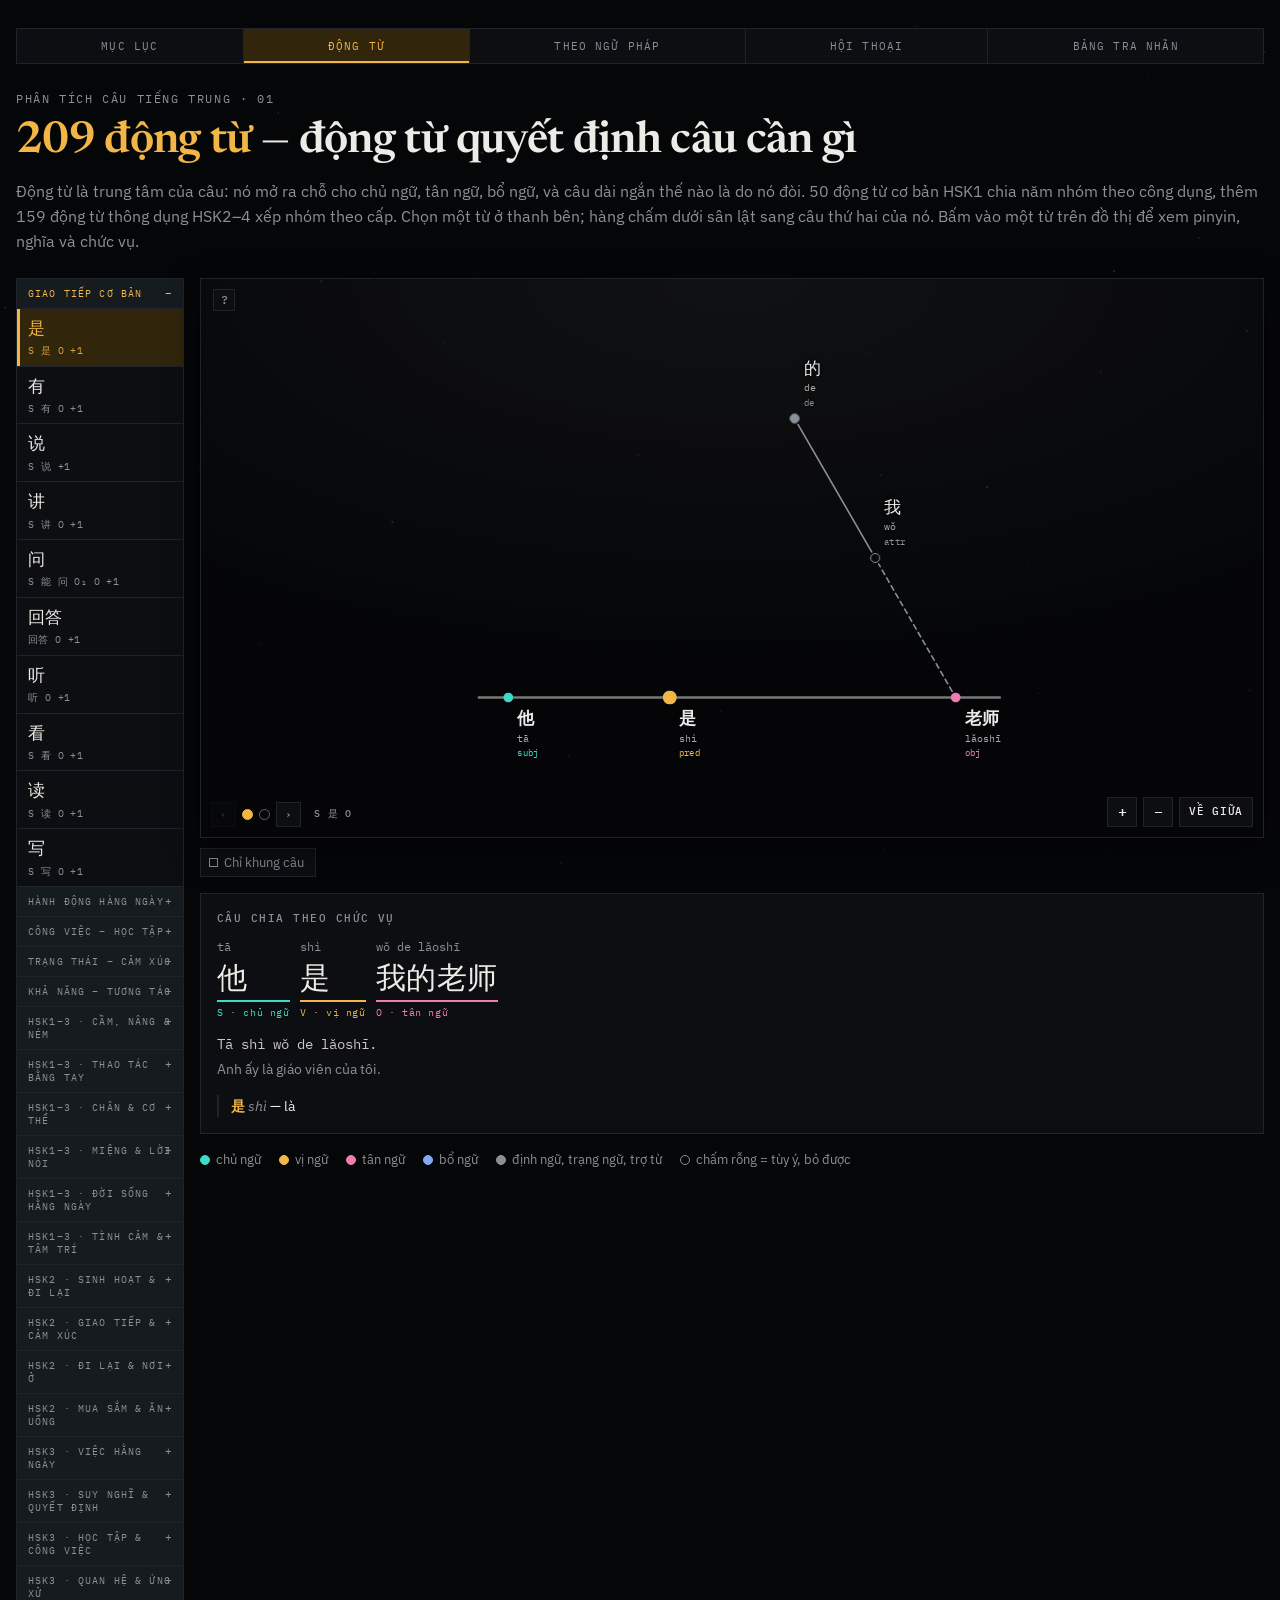
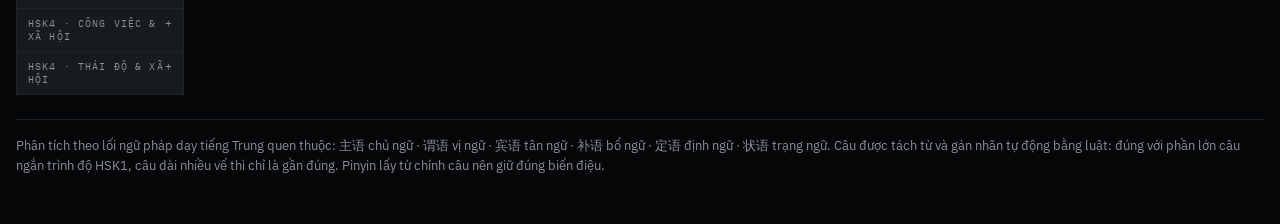
<file: src/zh-svo/verbs.html>
<!doctype html>
<html lang="vi">
<head>
<meta charset="utf-8">
<meta name="viewport" content="width=device-width, initial-scale=1">
<title>Động từ</title>
<link rel="stylesheet" href="https://fonts.googleapis.com/css2?family=IBM+Plex+Mono:wght@400;500&family=IBM+Plex+Sans:wght@400;500;600&family=Newsreader:opsz,wght@6..72,400;6..72,600&display=swap">
<link rel="stylesheet" href="style.css">
</head>
<body>

<canvas id="field" aria-hidden="true"></canvas>

<div class="wrap">
  <nav class="pagenav" aria-label="Các trang">
    <a href="index.html">Mục lục</a>
    <a href="verbs.html" aria-current="page">Động từ</a>
    <a href="grammar.html">Theo ngữ pháp</a>
    <a href="dialogue.html">Hội thoại</a>
    <a href="reference.html">Bảng tra nhãn</a>
  </nav>
  <header>
    <p class="eyebrow">Phân tích câu tiếng Trung · 01</p>
    <h1><i><span data-stat="verbs"></span> động từ</i> — động từ quyết định câu cần gì</h1>
    <p class="lede">Động từ là trung tâm của câu: nó mở ra chỗ cho chủ ngữ, tân ngữ, bổ ngữ, và câu dài ngắn thế nào
      là do nó đòi. 50 động từ cơ bản HSK1 chia năm nhóm theo công dụng, thêm <span data-stat="verbs" data-minus="50"></span> động từ thông dụng HSK2–4
      xếp nhóm theo cấp.
      Chọn một từ ở thanh bên; hàng chấm dưới sân
      lật sang câu thứ hai của nó. Bấm vào một từ trên đồ thị để xem pinyin, nghĩa và chức vụ.</p>
  </header>

  <div class="board">
    <nav class="verbs" id="chips" role="tablist" aria-label="Chọn câu"></nav>

    <div class="mid">
      <div class="stage-shell">
        <div id="stage">
          <svg id="wires" aria-hidden="true"></svg>
          <button class="helpbtn" id="helpbtn" type="button" aria-expanded="false" aria-controls="axes" title="Chú dẫn cách đọc đồ thị">?</button>
          <div class="axes" id="axes" hidden>
            <span><b>━</b> sống cá: chủ ngữ · động từ · tân ngữ / bổ ngữ</span>
            <span><b>╱</b> xương phụ mọc từ chính từ mà nó bổ sung, cùng một góc</span>
            <span><b>┄</b> nét đứt: thành phần tùy ý</span>
            <span class="hint">bấm từ để xem chi tiết · kéo để dời · lăn chuột để phóng</span>
          </div>
          <div class="ctrls">
            <button class="ctrl" id="zin" title="Phóng to" aria-label="Phóng to">+</button>
            <button class="ctrl" id="zout" title="Thu nhỏ" aria-label="Thu nhỏ">−</button>
            <button class="ctrl wide" id="reset">Về giữa</button>
          </div>
          <div class="pager" id="pager" hidden></div>
        </div>
        <aside class="panel" id="panel" hidden>
          <h2 id="panel-title">Chi tiết</h2>
          <div id="panel-body"></div>
        </aside>
      </div>

      <div class="toggles">
        <label class="toggle" title="Chỉ giữ chủ ngữ, vị ngữ, tân ngữ và các bổ ngữ; ẩn định ngữ, trạng ngữ"><input type="checkbox" id="t-core"> Chỉ khung câu</label>
      </div>

      <div class="ribbon">
        <h2>Câu chia theo chức vụ</h2>
        <div class="rib-line" id="ribbon"></div>
        <div class="sline"><span class="spk" id="spk" hidden></span><p class="spy" id="spy"></p></div>
        <p class="vi" id="vi"></p>
        <p class="snote" id="snote" hidden></p>
      </div>

      <div class="legend">
        <span><i class="sw s"></i> chủ ngữ</span>
        <span><i class="sw v"></i> vị ngữ</span>
        <span><i class="sw o"></i> tân ngữ</span>
        <span><i class="sw c"></i> bổ ngữ</span>
        <span><i class="sw m"></i> định ngữ, trạng ngữ, trợ từ</span>
        <span><i class="sw dash"></i> chấm rỗng = tùy ý, bỏ được</span>
      </div>

      <div class="exbar" id="exbar" hidden>
        <h2 id="exbar-t"></h2>
        <div class="exrows" id="exrows"></div>
      </div>
    </div>
  </div>
  <footer>
    Phân tích theo lối ngữ pháp dạy tiếng Trung quen thuộc: <span lang="zh">主语</span> chủ ngữ ·
    <span lang="zh">谓语</span> vị ngữ · <span lang="zh">宾语</span> tân ngữ · <span lang="zh">补语</span> bổ ngữ ·
    <span lang="zh">定语</span> định ngữ · <span lang="zh">状语</span> trạng ngữ. Câu được tách từ và gán nhãn tự động
    bằng luật: đúng với phần lớn câu ngắn trình độ HSK1, câu dài nhiều vế thì chỉ là gần đúng. Pinyin lấy từ chính
    câu nên giữ đúng biến điệu.
  </footer>
</div>

<script src="field.js"></script>
<script src="../hanyu/hanyu.js"></script>
<script src="../hanyu/hanyu-syntax.js"></script>
<script src="data.js"></script>
<script>ZhSvo.boot(d => ({SVO_VERBS: d.verbs}), {start: 0});</script>
</body>
</html>
</file>
<file: src/zh-chunks/style.css>
/* Học tiếng Trung theo từ — cùng tông noir với en-chunks, không đổi theo sáng/tối của máy.
   Nhóm tô xoay vòng tám màu: lớp .c0 … .c7 đặt --k (màu) và --kb (nền tối của màu đó),
   nên thẻ, từ trong câu, ô thước và nút mục lục dùng chung một cách tô. */
:root{
  --bg:#050608; --panel:#0C0E11; --panel2:#161B20; --ink:#EDEBE6; --muted:#8B9098;
  --line:#1E242A; --slot:#2A3038; --over:#E5484D;
  --k:#EDEBE6; --kb:#161B20;
  --cell:10px;
  --han:"Microsoft YaHei", "PingFang SC", "Noto Sans SC", "Source Han Sans SC", "SimHei", sans-serif;
}
.c0{--k:#3ED9C9; --kb:#0A2C2B}
.c1{--k:#F07CB4; --kb:#2F1123}
.c2{--k:#F2B646; --kb:#31250B}
.c3{--k:#84A9F5; --kb:#121E36}
.c4{--k:#8FD67A; --kb:#152A10}
.c5{--k:#F2915A; --kb:#331A0C}
.c6{--k:#D6E05A; --kb:#282B0B}
.c7{--k:#B99CF6; --kb:#231A3D}

*{box-sizing:border-box; border-radius:0}
[hidden]{display:none !important}
body{
  background:var(--bg); color:var(--ink); margin:0;
  font-family:"IBM Plex Sans", system-ui, -apple-system, "Segoe UI", sans-serif;
  font-size:15px; line-height:1.55; -webkit-font-smoothing:antialiased;
}
[lang="zh"]{font-family:var(--han)}
#field{position:fixed; inset:0; width:100%; height:100%; display:block; z-index:0; pointer-events:none}
.wrap{position:relative; z-index:1; max-width:1460px; margin:0 auto; padding:28px 16px 48px}
code{font-family:"IBM Plex Mono", monospace; font-size:12.5px; color:var(--ink)}

/* ---- đầu trang ---- */
header{margin-bottom:26px}
.eyebrow{
  font-family:"IBM Plex Mono", ui-monospace, monospace; font-size:11.5px;
  letter-spacing:.14em; text-transform:uppercase; color:var(--muted); margin:0 0 10px;
}
h1{
  font-family:"Newsreader", Georgia, serif; font-weight:600;
  font-size:clamp(30px, 5vw, 50px); line-height:1.08; letter-spacing:-.015em; margin:0 0 14px;
}
h1 em{font-style:normal; color:#3ED9C9}
h1 i{font-style:normal; color:var(--muted); text-decoration:line-through; text-decoration-thickness:2px}
.lede{margin:0; color:var(--muted); font-size:16px; max-width:980px}
.lede strong, .lede b{color:var(--ink); font-weight:600}
.ex{
  display:inline-block; padding:0 6px; line-height:1.5; color:#3ED9C9;
  border:1px solid #3ED9C9; background:#0A2C2B; font-size:15px;
}
.howto{margin-top:16px; max-width:980px; border:1px solid var(--line); background:var(--panel)}
.howto summary{
  cursor:pointer; padding:9px 13px; color:var(--muted); list-style:none;
  font-family:"IBM Plex Mono", monospace; font-size:10.5px; letter-spacing:.12em; text-transform:uppercase;
}
.howto summary::before{content:"+ "} .howto[open] summary::before{content:"\2212 "}
.howto summary:hover{color:var(--ink)}
.howto ul{margin:0; padding:0 16px 12px 34px; color:var(--muted); font-size:14px}
.howto strong, .howto em{color:var(--ink)}

.hub .n{
  display:block; margin-bottom:6px; color:var(--muted);
  font:500 10.5px "IBM Plex Mono", monospace; letter-spacing:.14em; text-transform:uppercase;
}
.chips{display:flex; flex-wrap:wrap; gap:6px; margin-top:10px}
.chip{
  display:flex; align-items:baseline; gap:8px; cursor:pointer; text-align:left;
  background:var(--kb); border:1px solid var(--k); color:var(--muted); padding:5px 10px; font:13px "IBM Plex Sans", sans-serif;
}
.chip b{color:var(--k); font:600 16px var(--han)}
.chip em{font:normal 10px "IBM Plex Mono", monospace; letter-spacing:.08em; text-transform:uppercase; opacity:.7}
.chip:hover{background:var(--panel2)}

/* ---- mục lục: giáo trình + 500 từ ---- */
.hub{border:1px solid var(--line); background:var(--line); display:grid; gap:1px; margin-bottom:22px}
.hub button{
  display:block; text-align:left; cursor:pointer; border:0; color:inherit; font:inherit;
  background:var(--panel); padding:12px 14px 13px; transition:background .12s, box-shadow .12s;
}
.hub button:hover{background:var(--panel2)}
.hub button.on{background:var(--kb); box-shadow:inset 0 -3px 0 var(--k)}
.hub button:focus-visible{outline:2px solid var(--k); outline-offset:-2px}
.hub h2{margin:0 0 4px; font:600 18px/1.25 "Newsreader", Georgia, serif; color:var(--k)}
.hub h2[lang="zh"]{font:600 17px/1.3 var(--han)}
.hub p{margin:0; color:var(--muted); font-size:12px; line-height:1.4}
.hub .cnt{display:block; margin-top:8px; color:var(--k); opacity:.85; font:10.5px "IBM Plex Mono", monospace; letter-spacing:.08em}
.hubrow{background:var(--panel)}
.hubrow h3{
  margin:0; padding:10px 14px 8px; color:var(--muted); background:var(--bg);
  font:500 10.5px "IBM Plex Mono", monospace; letter-spacing:.14em; text-transform:uppercase;
}
.hubgrid{display:grid; grid-template-columns:repeat(auto-fill, minmax(170px, 1fr)); gap:1px; background:var(--line)}

/* ---- thanh điều khiển ---- */
.controls{
  position:sticky; top:0; z-index:5; display:flex; flex-wrap:wrap; gap:8px; align-items:center;
  padding:10px 0; margin-bottom:8px; background:rgba(5,6,8,.9); backdrop-filter:blur(6px);
  border-bottom:1px solid var(--line);
}
#q{
  flex:1 1 260px; min-width:0; padding:8px 11px; background:var(--panel); color:var(--ink);
  border:1px solid var(--line); font:13.5px "IBM Plex Mono", monospace;
}
#q:focus{outline:1px solid #3ED9C9; outline-offset:-1px}
.seg{display:flex; gap:1px; background:var(--line); border:1px solid var(--line)}
.seg button{
  background:var(--panel); color:var(--muted); border:0; cursor:pointer; padding:8px 12px;
  font:10.5px "IBM Plex Mono", monospace; letter-spacing:.11em; text-transform:uppercase;
}
.seg button:hover{background:var(--panel2); color:var(--ink)}
.seg button[aria-pressed="true"]{background:#0A2C2B; color:#3ED9C9; box-shadow:inset 0 -2px 0 #3ED9C9}
.stat{margin-left:auto; color:var(--muted); font:11px "IBM Plex Mono", monospace; letter-spacing:.06em}

/* ---- phân trang ---- */
.pages{display:flex; flex-wrap:wrap; gap:4px; align-items:center; justify-content:center; margin:22px 0 4px}
.pages button{
  min-width:34px; padding:7px 9px; cursor:pointer; background:var(--panel); color:var(--muted);
  border:1px solid var(--line); font:11.5px "IBM Plex Mono", monospace;
}
.pages button:hover:not(:disabled){background:var(--panel2); color:var(--ink)}
.pages button[aria-current="page"]{background:#0A2C2B; color:#3ED9C9; border-color:#3ED9C9}
.pages button:disabled{opacity:.35; cursor:default}
.pages .gap{color:var(--muted); padding:0 4px; font:11.5px "IBM Plex Mono", monospace}

/* ---- nhóm, thẻ ---- */
.note{margin-top:30px}
.noteh{display:flex; align-items:baseline; flex-wrap:wrap; gap:10px; margin:0 0 6px;
  font:600 26px/1.2 "Newsreader", Georgia, serif; color:var(--k)}
.noteh [lang="zh"]{font:600 24px/1.2 var(--han)}
.noteh .dot{width:12px; height:12px; background:var(--k); align-self:center}
.notei{margin:0 0 12px; color:var(--muted); max-width:980px}
.lv{font:10px "IBM Plex Mono", monospace; letter-spacing:.1em; color:var(--muted); border:1px solid var(--line); padding:1px 6px; vertical-align:middle}
.cards{display:grid; grid-template-columns:repeat(auto-fill, minmax(330px, 1fr)); gap:1px; background:var(--line); border:1px solid var(--line)}
.card{background:var(--panel); padding:13px 15px 12px; min-width:0}
.card .head{display:flex; align-items:baseline; gap:10px}
.card h3{margin:0; font:600 26px/1.2 var(--han); color:var(--k)}
.card .py{flex:1; color:var(--ink); font:15px "IBM Plex Sans", sans-serif; opacity:.9}
.vi{margin:4px 0 0; color:var(--muted); font-size:14px}
.tr{margin:0 0 4px; color:var(--muted); font-size:13.5px}
.noex{margin:10px 0 0; color:var(--muted); font:11px "IBM Plex Mono", monospace}
.card.flash{animation:flash 1.6s ease-out}
@keyframes flash{from{box-shadow:inset 0 0 0 2px var(--k); background:var(--kb)} to{box-shadow:none}}
.empty{color:var(--muted); font:13px "IBM Plex Mono", monospace; padding:16px 0}

/* ---- câu tách từ ---- */
.sent{margin:12px 0 6px; font:19px/1 var(--han); color:var(--ink); display:flex; flex-wrap:wrap; align-items:flex-end; gap:5px 3px}
.spk{align-self:center; margin-right:4px; color:var(--muted); font:10.5px "IBM Plex Mono", monospace; border:1px solid var(--line); padding:1px 5px}
ruby{ruby-position:over; ruby-align:center}
rt{font:10.5px/1.3 "IBM Plex Sans", sans-serif; color:var(--muted); letter-spacing:.01em}
.p{color:var(--muted); align-self:flex-end; padding-bottom:5px}
.wd{
  display:inline-flex; align-items:flex-end; padding:3px 5px 4px; cursor:default;
  border:1px solid var(--line); color:#D9DBDF;
  transition:padding .25s, border-color .25s, background .25s, box-shadow .25s;
}
.wd .z{display:inline-block; border:1px solid transparent; transition:padding .25s, border-color .25s, margin .25s}
.wd.m{border-color:var(--k); background:var(--kb); color:var(--ink)}
.wd.m rt{color:var(--k)}
.wd.t{background:var(--k); border-color:var(--k); color:var(--bg); font-weight:600}
.wd.t rt{color:var(--bg); opacity:.85}
.wd[title]:hover{box-shadow:0 0 0 1px var(--k)}
.wd.x{color:var(--ink)}

/* Chế độ Chữ: ô từ tan ra, mỗi chữ một ô; từ nhiều chữ chỉ còn gạch màu bên dưới. */
.mode-chars .wd{padding:0; border-color:transparent; background:transparent; color:var(--ink); font-weight:400; gap:3px}
.mode-chars .wd .z{padding:3px 5px 4px; border-color:var(--line)}
.mode-chars .wd.m, .mode-chars .wd.t{box-shadow:inset 0 -2px 0 var(--k)}
.mode-chars .wd rt, .mode-chars .wd.t rt{color:var(--muted); opacity:1}

/* ---- thước trí nhớ làm việc ---- */
.meter{display:grid; gap:5px; margin-top:6px}
.slots{position:relative; display:flex; align-items:center; gap:2px; min-height:14px; flex-wrap:nowrap}
.slots i{flex:0 0 var(--cell); height:10px; background:var(--slot); position:relative; z-index:1}
.slots i.k{background:var(--k); opacity:.6}
.slots i.t{opacity:1}
.slots i:nth-of-type(n+10){box-shadow:inset 0 -3px 0 var(--over)}
.slots .band{
  position:absolute; z-index:0; top:-3px; bottom:-3px;
  left:calc(5 * (var(--cell) + 2px) - 1px); width:calc(4 * (var(--cell) + 2px));
  border-left:1px dashed #4A525C; border-right:1px dashed #4A525C; background:rgba(237,235,230,.04);
}
.slots .lbl{margin-left:8px; white-space:nowrap; color:var(--muted); font:11px "IBM Plex Mono", monospace}
.slots .lbl b{color:var(--ink); font-weight:500}
.slots.over .lbl b{color:var(--over)}
.card .as-chars{display:none}
.mode-chars .card .as-chars{display:flex}
.mode-chars .card .as-words{display:none}
.meter.big{--cell:14px}
.meter.big .slots i{height:13px}

footer{margin-top:34px; padding-top:16px; border-top:1px solid var(--line); color:var(--muted); font-size:13px}

@media (max-width:640px){
  .cards{grid-template-columns:minmax(0,1fr)}
  .stat{margin-left:0; width:100%}
  :root{--cell:8px}
  .meter.big{--cell:11px}
  .hubgrid{grid-template-columns:repeat(2, minmax(0,1fr))}
}
</file>
<file: src/zh-svo/style.css>
/* Một tông noir, không đổi theo sáng/tối của máy — cùng hệ với ba trang kia. */
:root{
  --bg:#050608; --panel:#0C0E11; --panel2:#161B20; --ink:#EDEBE6; --muted:#8B9098;
  --line:#1E242A;
  --s:#3ED9C9; --s-bg:#0A2C2B;
  --v:#F2B646; --v-bg:#31250B;
  --o:#F07CB4; --o-bg:#2F1123;
  --c:#84A9F5; --c-bg:#121E36;
  --mod:#8B9098; --mod-bg:#171C22;
  --stage-a:#0A0D11; --stage-b:#050608;
  --shadow:0 1px 2px rgba(0,0,0,.55), 0 12px 34px rgba(0,0,0,.45);
  --fs-node:12.5px;
  --han:"Microsoft YaHei", "PingFang SC", "Noto Sans SC", "Source Han Sans SC", "SimHei", sans-serif;
}

*{box-sizing:border-box}
/* .gwrap/.tvwrap đặt display:grid, sẽ đè lên display:none mặc định của [hidden] */
[hidden]{display:none !important}
body{
  background:var(--bg); color:var(--ink);
  font-family:"IBM Plex Sans", system-ui, -apple-system, "Segoe UI", sans-serif;
  font-size:15px; line-height:1.55; margin:0;
  -webkit-font-smoothing:antialiased;
}
#field{position:fixed; inset:0; width:100%; height:100%; display:block; z-index:0; pointer-events:none;}
.wrap{position:relative; z-index:1; max-width:1460px; margin:0 auto; padding-inline:16px; padding-block:28px 48px;}

header{max-width:none; margin-bottom:24px;}
.ribbon, .ref, .topics{max-width:none}
.eyebrow{
  font-family:"IBM Plex Mono", ui-monospace, monospace; font-size:11.5px;
  letter-spacing:.14em; text-transform:uppercase; color:var(--muted); margin:0 0 10px;
}
h1{
  font-family:"Newsreader", Georgia, serif; font-weight:600;
  font-size:clamp(28px, 4.6vw, 44px); line-height:1.12; letter-spacing:-.015em;
  margin:0 0 12px; text-wrap:balance;
}
h1 em{font-style:normal; color:var(--s)}
h1 i{font-style:normal; color:var(--v)}
h1 b{font-weight:600; color:var(--o)}
h1 u{text-decoration:none; color:var(--c)}
.lede{margin:0; color:var(--muted); font-size:16px; max-width:none;}

/* ---- verb sidebar ---- */
.verbs{
  display:grid; grid-template-columns:minmax(0,1fr); gap:1px;
  background:var(--line); border:1px solid var(--line); align-self:start;
}
.vgroup{
  grid-column:1 / -1; width:100%; border:0; cursor:pointer; text-align:left;
  background:var(--panel2); padding:8px 11px; position:relative;
  font-family:"IBM Plex Mono", monospace; font-size:9.5px; letter-spacing:.12em;
  text-transform:uppercase; color:var(--muted);
}
.vgroup:hover{color:var(--ink)}
.vgroup::after{
  content:"+"; position:absolute; right:10px; top:7px; font-size:11px; color:var(--muted);
}
.vgroup[aria-expanded="true"]{color:var(--v)}
.vgroup[aria-expanded="true"]::after{content:"\2212"; color:var(--v)}
.vgroup:focus-visible{outline:2px solid var(--v); outline-offset:-2px}
.gwrap{
  grid-column:1 / -1; display:grid; grid-template-columns:minmax(0,1fr); gap:1px;
  background:var(--line);
}
.chip{
  display:flex; flex-direction:column; gap:1px; align-items:flex-start;
  background:var(--panel); border:0; padding:7px 11px; width:100%;
  cursor:pointer; color:var(--ink); font:inherit; text-align:left;
  transition:background .12s;
}
.chip:hover{background:var(--panel2)}
.chip.tp{padding:6px 11px; position:relative}
.chip.tp .verb{padding-right:14px}
.chip.tp::after{
  content:"+"; position:absolute; right:9px; top:6px;
  font-family:"IBM Plex Mono", monospace; font-size:11px; color:var(--muted);
}
.chip.tp[aria-expanded="true"]::after{content:"\2212"; color:var(--v)}
.chip.tp[aria-expanded="true"] .verb{color:var(--v)}
.tvwrap{
  grid-column:1 / -1; background:var(--line);
  display:grid; grid-template-columns:repeat(auto-fill, minmax(64px,1fr)); gap:1px;
}
.tvwrap .tv{font-size:11px; padding:5px 7px}
.chip .verb{font-family:"IBM Plex Mono", monospace; font-size:13.5px; font-weight:500;}
.chip.tp .verb{font-family:"IBM Plex Sans",sans-serif; font-size:12.5px; font-weight:400;
  white-space:normal; line-height:1.35}
.chip .pat{font-family:"IBM Plex Mono", monospace; font-size:10px; letter-spacing:.04em; color:var(--muted);}
.chip[aria-selected="true"]{background:var(--v-bg); box-shadow:inset 3px 0 0 var(--v);}
.chip[aria-selected="true"] .verb{color:var(--v)}
.chip[aria-selected="true"] .pat{color:var(--v); opacity:.85}
.chip:focus-visible, .ctrl:focus-visible, .toggle:focus-visible{outline:2px solid var(--v); outline-offset:-2px;}
@media (max-width:760px){
  .gwrap{grid-template-columns:repeat(auto-fill, minmax(108px, 1fr));}
  .chip[aria-selected="true"]{box-shadow:inset 0 -3px 0 var(--v);}
}

/* ---- main grid ---- */
.board{display:grid; grid-template-columns:168px minmax(0,1fr); gap:16px; align-items:start;}
@media (max-width:760px){
  .board{grid-template-columns:minmax(0,1fr)}
}

.stage-shell{
  position:relative; border:1px solid var(--line); border-radius:0; overflow:hidden;
  background:radial-gradient(120% 100% at 50% 0%, rgba(237,235,230,.05), rgba(5,6,8,.35) 68%);
  box-shadow:var(--shadow);
}
#stage{
  position:relative; width:100%; height:clamp(380px, 62vh, 620px);
  touch-action:none; cursor:grab; user-select:none;
}
#stage.tight{--fs-node:11px}
#stage.dragging{cursor:grabbing}
#wires{position:absolute; inset:0; width:100%; height:100%; overflow:visible; pointer-events:none;}
#wires path{fill:none; stroke-linecap:round; stroke-linejoin:round}
#wires .spine{stroke:var(--ink); stroke-width:2.6; opacity:.5}
.node.main .w{font-weight:600}
.node.up .lbl{top:auto; bottom:5px}

/* Nút "?" mở chú dẫn. Trước đây khối chú dẫn hiện thường trực, chiếm góc sân
   suốt dù người đọc chỉ cần nó một lần đầu. */
.helpbtn{
  position:absolute; top:10px; left:12px; z-index:5;
  width:22px; height:22px; display:grid; place-items:center;
  border:1px solid var(--line); background:var(--panel); color:var(--muted);
  cursor:pointer; font:500 12px/1 "IBM Plex Mono", monospace;
}
.helpbtn:hover, .helpbtn[aria-expanded="true"]{border-color:var(--v); color:var(--v)}
.axes{
  position:absolute; top:40px; left:12px; z-index:5; pointer-events:none;
  background:var(--panel); border:1px solid var(--line); padding:9px 11px;
  font-family:"IBM Plex Mono", monospace; font-size:10.5px; line-height:1.7;
  color:var(--muted); letter-spacing:.03em;
}
.axes span{display:block}
.axes i{font-style:normal}
.axes b{font-weight:400; color:var(--ink); opacity:.75}

.node{
  position:absolute; top:0; left:0; transform-origin:0 0; will-change:transform;
  pointer-events:auto; cursor:pointer;
}
.node-in{position:relative; display:block; width:0; height:0;}
.dot{
  position:absolute; left:-5px; top:-5px; width:10px; height:10px; border-radius:50%;
  border:1.5px solid var(--mod); background:var(--mod); box-sizing:border-box;
  animation:pop .28s ease-out both;
}
.lbl{
  /* nhãn nằm bên phải chấm: xương và thanh luôn xiên / chạy về bên trái */
  position:absolute; left:3px; top:5px;
  display:flex; flex-direction:column; align-items:flex-start; gap:0;
  white-space:nowrap; padding:3px 6px 4px;
  animation:popx .28s ease-out both;
}
@keyframes pop{from{opacity:0; transform:translateY(4px)} to{opacity:1}}
@keyframes popx{from{opacity:0} to{opacity:1}}
.node .w{
  font-size:var(--fs-node); font-weight:500; letter-spacing:-.005em; color:var(--ink);
  text-shadow:0 0 3px var(--stage-a), 0 0 3px var(--stage-a), 0 0 6px var(--stage-a);
}
.node .t{
  font-family:"IBM Plex Mono", monospace; font-size:9px; letter-spacing:.03em; color:var(--muted);
  text-shadow:0 0 3px var(--stage-a), 0 0 3px var(--stage-a);
}
.node.k-s .dot{background:var(--s); border-color:var(--s)} .node.k-s .t{color:var(--s)}
.node.k-v .dot{background:var(--v); border-color:var(--v)} .node.k-v .t{color:var(--v)}
.node.k-o .dot{background:var(--o); border-color:var(--o)} .node.k-o .t{color:var(--o)}
.node.k-c .dot{background:var(--c); border-color:var(--c)} .node.k-c .t{color:var(--c)}
.node.k-m .dot{background:var(--mod); border-color:var(--mod)}
.node.opt .dot{background:transparent}
.node.root .dot{left:-7px; top:-7px; width:14px; height:14px; border-width:3px}
.node.sel .dot{box-shadow:0 0 0 3px var(--stage-a), 0 0 0 4.5px var(--v)}
.node.sel .w{color:var(--v)}
.node.dim{opacity:.24}

.ctrls{position:absolute; right:10px; bottom:10px; display:flex; gap:6px; z-index:4;}
.ctrl{
  width:30px; height:30px; display:grid; place-items:center;
  border:1px solid var(--line); background:var(--panel); color:var(--ink);
  border-radius:0; cursor:pointer; font:500 15px/1 "IBM Plex Mono", monospace;
}
.ctrl:hover{border-color:var(--v); color:var(--v)}
.ctrl.wide{width:auto; padding:0 9px; font-size:11px; letter-spacing:.06em; text-transform:uppercase}
.hint{margin-top:6px; opacity:.72}

.exbar{margin-top:16px; padding:14px 16px; border:1px solid var(--line); background:var(--panel);}
.exbar h2{
  font-family:"IBM Plex Mono", monospace; font-size:10.5px; letter-spacing:.14em;
  text-transform:uppercase; color:var(--muted); margin:0 0 10px; font-weight:500;
}
.exbar h2 b{color:var(--v); font-weight:500}
.exrows{display:grid; gap:1px; background:var(--line); border:1px solid var(--line);}
.exrow{
  background:var(--panel); border:0; padding:8px 12px; cursor:pointer; text-align:left;
  color:var(--ink); font:inherit; font-size:14px; line-height:1.5;
  display:grid; grid-template-columns:auto minmax(0,1fr); gap:10px; align-items:baseline;
}
.exrow:hover{background:var(--panel2)}
.exrow[aria-current="true"]{background:var(--v-bg)}
.exrow .i{font-family:"IBM Plex Mono", monospace; font-size:10px; color:var(--muted); padding-top:3px}
.exrow[aria-current="true"] .i{color:var(--v)}
.exrow:focus-visible{outline:2px solid var(--v); outline-offset:-2px}

.pager{
  position:absolute; left:10px; bottom:10px; z-index:4;
  display:flex; gap:6px; align-items:center; flex-wrap:wrap;
  max-width:calc(100% - 210px);
}
.pg{
  min-width:25px; height:25px; padding:0 6px; display:grid; place-items:center;
  border:1px solid var(--line); background:var(--panel); color:var(--muted);
  font:500 11px/1 "IBM Plex Mono", monospace; cursor:pointer;
}
.pg:hover:not(:disabled){border-color:var(--v); color:var(--v)}
.pg[aria-current="true"]{background:var(--v-bg); border-color:var(--v); color:var(--v)}
.pg:disabled{opacity:.3; cursor:default}
.pgdot{
  width:11px; height:11px; min-width:0; padding:0; border-radius:50%;
  border:1.5px solid var(--muted); background:transparent; cursor:pointer;
  box-sizing:border-box; opacity:.65;
}
.pgdot:hover{border-color:var(--v); opacity:1}
.pgdot[aria-current="true"]{background:var(--v); border-color:var(--v); opacity:1}
.pg.lab{
  border-color:transparent; background:none; cursor:default; color:var(--muted);
  letter-spacing:.08em; text-transform:uppercase; font-size:9.5px;
  /* Nhãn nằm sau cụm nút nên khoảng thở đổi sang bên trái. */
  padding-left:6px; padding-right:0;
}

/* ---- toggles ---- */
.toggles{display:flex; gap:6px; flex-wrap:wrap; margin-top:10px;}
.toggle{
  display:inline-flex; align-items:center; gap:6px; cursor:pointer;
  border:1px solid var(--line); background:var(--panel); border-radius:0;
  padding:4px 11px 4px 8px; font-size:12.5px; color:var(--muted);
}
.toggle input{appearance:none; width:9px; height:9px; border-radius:0; margin:0;
  border:1px solid var(--muted); background:transparent;}
.toggle input:checked{background:var(--v); border-color:var(--v)}
.toggle:has(input:checked){color:var(--ink); border-color:var(--v)}

/* ---- ribbon ---- */
.ribbon{
  margin-top:16px; padding:16px; border:1px solid var(--line); border-radius:0;
  background:var(--panel);
}
.ribbon h2, .panel h2, .ref h2{
  font-family:"IBM Plex Mono", monospace; font-size:10.5px; letter-spacing:.14em;
  text-transform:uppercase; color:var(--muted); margin:0 0 12px; font-weight:500;
}
.rib-line{display:flex; flex-wrap:wrap; gap:10px; align-items:flex-start;}
.chunk{display:flex; flex-direction:column; gap:3px;}
.chunk .txt{
  font-family:"Newsreader", Georgia, serif; font-size:clamp(19px, 2.6vw, 25px);
  line-height:1.25; padding-bottom:3px; border-bottom:2.5px solid transparent;
}
.chunk.opt .txt{border-bottom-style:dashed; border-bottom-width:2px}
.chunk .lab{font-family:"IBM Plex Mono", monospace; font-size:10px; letter-spacing:.06em; color:var(--muted);}
.chunk.k-s .txt{border-color:var(--s)} .chunk.k-s .lab{color:var(--s)}
.chunk.k-v .txt{border-color:var(--v)} .chunk.k-v .lab{color:var(--v)}
.chunk.k-o .txt{border-color:var(--o)} .chunk.k-o .lab{color:var(--o)}
.chunk.k-c .txt{border-color:var(--c)} .chunk.k-c .lab{color:var(--c)}
.chunk.k-m .txt{border-color:var(--mod)} .chunk.k-m .lab{color:var(--muted)}
.vi{margin:12px 0 0; color:var(--muted); font-size:14px;}
/* Ghi chú của câu đang vẽ. Gạch dọc bên trái để tách khỏi dòng dịch ngay trên
   nó — hai thứ khác vai: một cái là nghĩa, một cái là lời giải thích khung. */
.snote{
  margin:14px 0 0; padding:0 0 0 12px; border-left:2px solid var(--line);
  color:var(--body, var(--text)); font-size:14px; line-height:1.6; max-width:72ch;
}
.snote strong{color:var(--v); font-weight:600;}
.snote em{font-style:italic; color:var(--muted);}

/* ---- bảng chi tiết: lớp nổi trong sân, không đẩy bố cục ---- */
.panel{
  position:absolute; top:10px; right:10px; width:262px; z-index:5;
  max-height:calc(100% - 20px); overflow:auto;
  border:1px solid var(--line); background:var(--panel); padding:14px;
  box-shadow:var(--shadow);
}
@media (max-width:560px){
  .panel{left:10px; right:10px; width:auto; top:auto; bottom:10px; max-height:52%}
}
.note{margin:0; font-size:14.5px;}
.note strong{color:var(--o); font-weight:600}
.detail dl{display:grid; grid-template-columns:auto minmax(0,1fr); gap:6px 12px; margin:0;}
.detail dt{font-family:"IBM Plex Mono", monospace; font-size:10.5px; letter-spacing:.06em;
  text-transform:uppercase; color:var(--muted); padding-top:3px;}
.detail dd{margin:0; font-size:14px;}
.detail .word{font-family:"Newsreader", Georgia, serif; font-size:28px; line-height:1.1; margin:0 0 4px;}
.detail .code{font-family:"IBM Plex Mono", monospace; font-size:12.5px;}
.pill{
  display:inline-block; font-size:11.5px; padding:1px 8px; border-radius:0;
  border:1px solid var(--line); background:var(--panel2); color:var(--muted);
}
.pill.req{border-color:var(--c); color:var(--c); background:var(--c-bg)}
.pill.opt{border-style:dashed}
.backlink{
  margin-top:14px; background:none; border:0; padding:0; cursor:pointer; color:var(--muted);
  font:inherit; font-size:12.5px; text-decoration:underline; text-underline-offset:3px;
}
.backlink:hover{color:var(--ink)}

.legend{margin-top:16px; display:flex; flex-wrap:wrap; gap:8px 18px; font-size:12.5px; color:var(--muted);}
.legend span{display:inline-flex; align-items:center; gap:6px;}
.sw{width:10px; height:10px; border-radius:50%; border:1.5px solid; box-sizing:border-box}
.sw.s{background:var(--s); border-color:var(--s)}
.sw.v{background:var(--v); border-color:var(--v)}
.sw.o{background:var(--o); border-color:var(--o)}
.sw.c{background:var(--c); border-color:var(--c)}
.sw.m{background:var(--mod); border-color:var(--mod)}
.sw.dash{background:transparent; border-color:var(--mod)}

/* ---- bảng tra ---- */
.ref{
  margin-top:22px; border:1px solid var(--line); border-radius:0;
  background:var(--panel); padding:18px;
}
.ref h3{
  font-family:"Newsreader", Georgia, serif; font-weight:600; font-size:21px;
  margin:0 0 4px; letter-spacing:-.01em;
}
.ref .sub{margin:0 0 14px; color:var(--muted); font-size:13.5px;}
.ref-group + .ref-group{margin-top:22px; padding-top:20px; border-top:1px solid var(--line);}
.rows{display:grid; gap:1px; background:var(--line); border:1px solid var(--line); border-radius:0; overflow:hidden;}
.row{
  display:grid; grid-template-columns:78px 160px minmax(0,1fr); gap:12px;
  background:var(--panel); padding:9px 12px; align-items:baseline; font-size:14px;
}
@media (max-width:640px){ .row{grid-template-columns:78px minmax(0,1fr); }
  .row .ex{grid-column:1 / -1; padding-left:90px} }
.row .tag{font-family:"IBM Plex Mono", monospace; font-size:11.5px; letter-spacing:.03em;}
.row.k-s .tag{color:var(--s)} .row.k-v .tag{color:var(--v)}
.row.k-o .tag{color:var(--o)} .row.k-c .tag{color:var(--c)}
.row.k-m .tag{color:var(--mod)}
.row .ex{color:var(--muted); font-size:13.5px;}
.row .ex b{color:var(--ink); font-weight:600}

footer{margin-top:24px; padding-top:16px; border-top:1px solid var(--line);
  color:var(--muted); font-size:13px;}
footer code{font-family:"IBM Plex Mono", monospace; font-size:12.5px; color:var(--ink);}

/* ---- kho câu theo chủ đề ---- */

.topics{margin-top:16px; border:1px solid var(--line); background:var(--panel); padding:18px;}
.topics h3{
  font-family:"Newsreader", Georgia, serif; font-weight:600; font-size:21px;
  margin:0 0 4px; letter-spacing:-.01em;
}
.topics .sub{margin:0; color:var(--muted); font-size:13.5px; max-width:64ch;}
.tcols{display:grid; grid-template-columns:minmax(0,260px) minmax(0,1fr); gap:20px; margin-top:18px; align-items:start;}
@media (max-width:760px){ .tcols{grid-template-columns:minmax(0,1fr)} }
.tvlist{display:grid; grid-template-columns:repeat(auto-fill,minmax(84px,1fr)); gap:1px;
  background:var(--line); border:1px solid var(--line); max-height:330px; overflow-y:auto;}
.tv{
  background:var(--panel); border:0; padding:6px 8px; cursor:pointer; color:var(--ink);
  font-family:"IBM Plex Mono", monospace; font-size:12px; text-align:left;
}
.tv:hover{background:var(--panel2)}
.tv[aria-selected="true"]{background:var(--v-bg); color:var(--v)}
.tv:focus-visible{outline:2px solid var(--v); outline-offset:-2px}
/* Lớp markup cũ: JS bây giờ sinh .exrow chứ không sinh .ex nữa. Giữ lại thì
   giữ, nhưng phải buộc vào .exlist — để trần thì .ex{display:grid} cướp mất
   <span class="ex"> của bảng tra và của ghi chú Omnibus, cắt câu ví dụ thành
   hai cột vì mỗi <b> thành một ô lưới. */
.exlist{display:grid; gap:1px; background:var(--line); border:1px solid var(--line);}
.exlist .ex{
  background:var(--panel); border:0; padding:9px 12px; cursor:pointer; text-align:left;
  color:var(--ink); font:inherit; font-size:14.5px; line-height:1.5;
  display:grid; grid-template-columns:auto minmax(0,1fr); gap:10px; align-items:baseline;
}
.exlist .ex:hover{background:var(--panel2)}
.exlist .ex[aria-selected="true"]{background:var(--v-bg)}
.exlist .ex .i{font-family:"IBM Plex Mono", monospace; font-size:10px; color:var(--muted); padding-top:3px}
.exlist .ex[aria-selected="true"] .i{color:var(--v)}
.exlist .ex:focus-visible{outline:2px solid var(--v); outline-offset:-2px}
.acc{display:grid; gap:1px; background:var(--line); border:1px solid var(--line); margin-top:16px;}
.ai{background:var(--panel)}
.ah{
  display:grid; grid-template-columns:minmax(0,1fr) auto; gap:4px 12px; align-items:baseline;
  width:100%; border:0; background:none; padding:11px 14px; cursor:pointer; color:var(--ink);
  font:inherit; text-align:left;
}
.ah:hover{background:var(--panel2)}
.ah[aria-expanded="true"]{background:var(--v-bg); box-shadow:inset 3px 0 0 var(--v)}
.ah .an{font-size:15px; font-weight:500}
.ah[aria-expanded="true"] .an{color:var(--v)}
.ah .ac{font-family:"IBM Plex Mono", monospace; font-size:10.5px; color:var(--muted); letter-spacing:.05em;}
.ah[aria-expanded="true"] .ac{color:var(--v)}
.ah .ab{grid-column:1 / -1; font-size:12.5px; color:var(--muted); line-height:1.45}
.ah:focus-visible{outline:2px solid var(--v); outline-offset:-2px}
.ap{padding:14px; border-top:1px solid var(--line);}
.ap .tvlist{margin-bottom:12px}
.caveat{
  margin:14px 0 0; font-size:12.5px; color:var(--muted); border-left:2px solid var(--line);
  padding-left:11px; max-width:70ch;
}

@media (prefers-reduced-motion: reduce){
  .node-in{animation:none}
  *{transition-duration:.01ms !important}
}

/* ---- thanh chuyển trang ---- */
.pagenav{
  display:flex; flex-wrap:wrap; gap:1px; background:var(--line);
  border:1px solid var(--line); margin:0 0 26px;
}
.pagenav a{
  flex:1 1 auto; text-align:center; background:var(--panel); color:var(--muted);
  text-decoration:none; padding:9px 13px; white-space:nowrap;
  font-family:"IBM Plex Mono", monospace; font-size:10.5px; letter-spacing:.11em;
  text-transform:uppercase; transition:background .12s, color .12s;
}
.pagenav a:hover{background:var(--panel2); color:var(--ink)}
.pagenav a[aria-current="page"]{
  background:var(--v-bg); color:var(--v); box-shadow:inset 0 -2px 0 var(--v);
}
.pagenav a:focus-visible{outline:2px solid var(--v); outline-offset:-2px}

/* ---- mục lục ---- */
.hub{
  display:grid; grid-template-columns:repeat(auto-fit, minmax(250px,1fr)); gap:1px;
  background:var(--line); border:1px solid var(--line); margin-top:10px;
}
.hub a{
  display:block; background:var(--panel); padding:20px 20px 22px;
  text-decoration:none; color:inherit; transition:background .12s;
}
.hub a:hover{background:var(--panel2)}
.hub a:focus-visible{outline:2px solid var(--v); outline-offset:-2px}
.hub .n{
  display:block; margin-bottom:11px; color:var(--muted);
  font-family:"IBM Plex Mono", monospace; font-size:10.5px;
  letter-spacing:.14em; text-transform:uppercase;
}
.hub h2{
  font-family:"Newsreader", Georgia, serif; font-weight:600; font-size:21px;
  line-height:1.2; margin:0 0 9px;
}
.hub a:hover h2{color:var(--v)}
.hub p{margin:0; color:var(--muted); font-size:13.5px; line-height:1.5;}
.hub .cnt{
  display:block; margin-top:13px; color:var(--v); opacity:.8;
  font-family:"IBM Plex Mono", monospace; font-size:10.5px; letter-spacing:.08em;
}

/* ---- tiếng Trung: chữ Hán, pinyin ---- */
[lang="zh"]{font-family:var(--han)}
.node .w{font-size:calc(var(--fs-node) + 4px); font-weight:400; letter-spacing:0}
.node .p{
  font-family:"IBM Plex Mono", monospace; font-size:9.5px; color:var(--ink); opacity:.72;
  text-shadow:0 0 3px var(--stage-a), 0 0 3px var(--stage-a);
}
.node.sel .p{color:var(--v); opacity:1}
.chunk .cpy{font-family:"IBM Plex Mono", monospace; font-size:11.5px; color:var(--muted); min-height:1em}
.chunk .txt{font-family:var(--han); font-size:clamp(22px, 3vw, 30px); font-weight:400; letter-spacing:.02em}
.sline{display:flex; gap:10px; align-items:baseline; flex-wrap:wrap; margin:14px 0 0}
.spk{font-family:"IBM Plex Mono", monospace; font-size:12px; color:var(--v); letter-spacing:.06em}
.spy{margin:0; font-family:"IBM Plex Mono", monospace; font-size:13.5px; color:var(--ink); opacity:.85}
.sline + .vi{margin-top:4px}
.detail .word{font-family:var(--han); font-size:34px}
.detail .wpy{margin:0; font-family:"IBM Plex Mono", monospace; font-size:13px; color:var(--v)}
.detail .wvi{margin:4px 0 12px; font-size:13.5px; color:var(--muted)}
.chip .verb[lang="zh"]{font-family:var(--han); font-size:17px; font-weight:400}
.chip.tp.one::after{content:"›"}
.chip.tp.one[aria-expanded="true"]::after{content:"›"}
.tvwrap{grid-template-columns:minmax(0,1fr)}
.tvwrap .tv{font-family:"IBM Plex Sans", sans-serif; font-size:12px; line-height:1.35; padding:6px 9px 6px 14px}
.exrows{max-height:420px; overflow-y:auto}
.exrow .i{min-width:2.4em}
.exrow .zh{display:block; font-family:var(--han); font-size:16px; line-height:1.5}
.exrow .g{display:block; font-size:12.5px; color:var(--muted)}
.pg.cnt{cursor:default; color:var(--ink); min-width:62px}
@media (max-width:760px){
  .tvwrap{grid-template-columns:repeat(auto-fill, minmax(150px, 1fr))}
}
</file>
